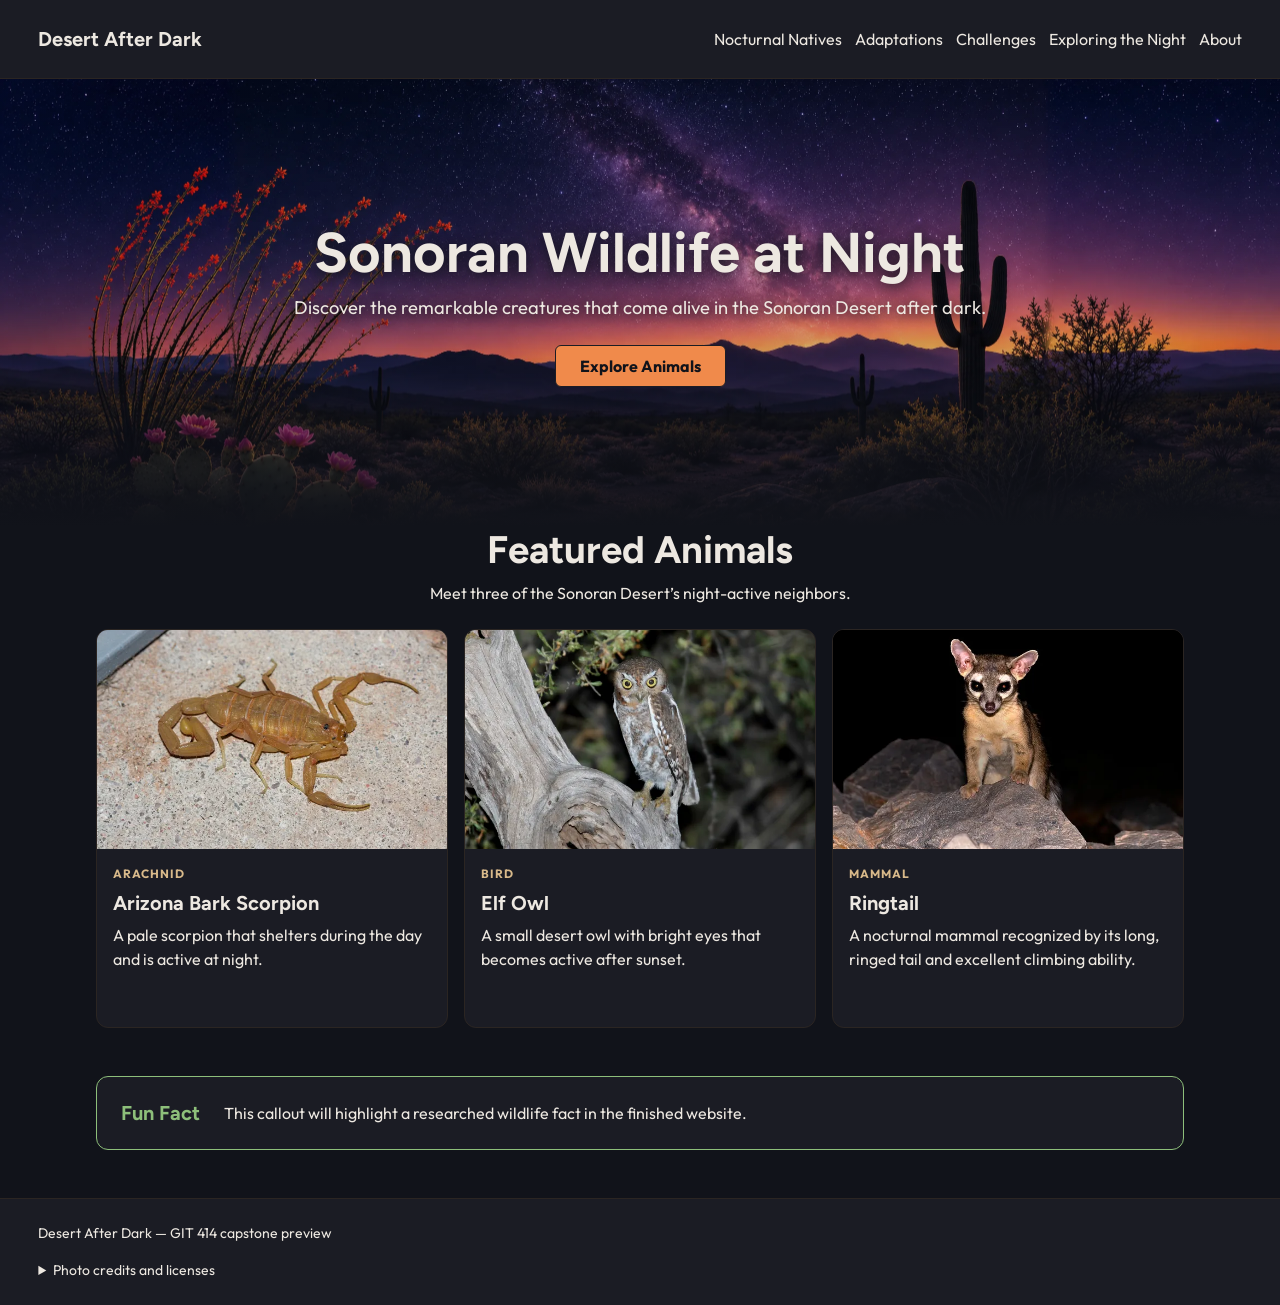
<file: index.html>
<!DOCTYPE html>
<html lang="en">
  <head>
    <meta charset="UTF-8">
    <meta name="viewport" content="width=device-width, initial-scale=1.0">
    <meta name="description" content="A capstone preview about nocturnal wildlife in the Sonoran Desert.">
    <title>Desert After Dark | Sonoran Wildlife at Night</title>
    <link rel="preconnect" href="https://fonts.googleapis.com">
    <link rel="preconnect" href="https://fonts.gstatic.com" crossorigin>
    <link href="https://fonts.googleapis.com/css2?family=Figtree:wght@400;500;600;700&family=Outfit:wght@400;500;600;700&display=swap" rel="stylesheet">
    <link rel="stylesheet" href="css/styles.css">
  </head>
  <body>
  <a class="skip-link" href="#main">Skip to main content</a>

  <header class="site-header">
    <div class="container header-layout">
      <a class="site-name" href="index.html" aria-current="page">Desert After Dark</a>
      <nav aria-label="Main navigation">
        <div id="menuToggle">
          <input type="checkbox" id="menuCheckbox" aria-label="Toggle navigation menu" aria-controls="menu">
          <span aria-hidden="true"></span>
          <span aria-hidden="true"></span>
          <span aria-hidden="true"></span>
          <ul class="nav-list" id="menu">
            <li><a class="nav-link" href="nocturnal-natives.html">Nocturnal Natives</a></li>
            <li><a class="nav-link" href="adaptations.html">Adaptations</a></li>
            <li><a class="nav-link" href="#">Challenges</a></li>
            <li><a class="nav-link" href="#">Exploring the Night</a></li>
            <li><a class="nav-link" href="#">About</a></li>
          </ul>
        </div>
      </nav>
    </div>
  </header>

  <main id="main" class="container">
    <section class="hero" aria-labelledby="page-title">
      <h1 id="page-title">Sonoran Wildlife at Night</h1>
      <p class="hero-description u-max-text">Discover the remarkable creatures that come alive in the Sonoran Desert after dark.</p>
      <a class="button" href="nocturnal-natives.html">Explore Animals</a>
    </section>

    <section id="animals" class="section" aria-labelledby="animals-title">
      <div class="section-heading">
        <h2 id="animals-title">Featured Animals</h2>
        <p class="section-lead">Meet three of the Sonoran Desert’s night-active neighbors.</p>
      </div>

      <div class="animal-grid">
        <article class="animal-card">
          <div class="animal-card__media">
            <picture>
              <source type="image/webp"
                srcset="images/arizona-bark-scorpion-320.webp 320w, images/arizona-bark-scorpion-640.webp 640w, images/arizona-bark-scorpion-960.webp 960w"
                sizes="(min-width: 64rem) 22rem, (min-width: 44rem) 46vw, calc(100vw - 2rem)">
              <img class="animal-card__image"
                src="images/arizona-bark-scorpion-640.jpg"
                srcset="images/arizona-bark-scorpion-320.jpg 320w, images/arizona-bark-scorpion-640.jpg 640w, images/arizona-bark-scorpion-960.jpg 960w"
                sizes="(min-width: 64rem) 22rem, (min-width: 44rem) 46vw, calc(100vw - 2rem)"
                width="2048" height="1266" alt="Arizona bark scorpion on a paved surface." loading="lazy" decoding="async">
            </picture>
          </div>
          <div class="animal-card__body">
            <span class="category-tag">Arachnid</span>
            <h3>Arizona Bark Scorpion</h3>
            <p>A pale scorpion that shelters during the day and is active at night.</p>
            <a class="animal-card__link" href="nocturnal-natives.html#bark-scorpion" aria-label="More about Arizona Bark Scorpion"> More <span aria-hidden="true">→</span></a>
          </div>
        </article>
        <article class="animal-card">
          <div class="animal-card__media">
            <picture>
              <source type="image/webp"
                srcset="images/elf-owl-320.webp 320w, images/elf-owl-640.webp 640w, images/elf-owl-960.webp 960w"
                sizes="(min-width: 64rem) 22rem, (min-width: 44rem) 46vw, calc(100vw - 2rem)">
              <img class="animal-card__image"
                src="images/elf-owl-640.jpg"
                srcset="images/elf-owl-320.jpg 320w, images/elf-owl-640.jpg 640w, images/elf-owl-960.jpg 960w"
                sizes="(min-width: 64rem) 22rem, (min-width: 44rem) 46vw, calc(100vw - 2rem)"
                width="2048" height="1327" alt="Elf owl perched on a tree trunk." loading="lazy" decoding="async">
            </picture>
          </div>
          <div class="animal-card__body">
            <span class="category-tag">Bird</span>
            <h3>Elf Owl</h3>
            <p>A small desert owl with bright eyes that becomes active after sunset.</p>
            <a class="animal-card__link" href="nocturnal-natives.html#elf-owl" aria-label="More about Elf Owl"> More <span aria-hidden="true">→</span></a>
          </div>
        </article>
        <article class="animal-card">
          <div class="animal-card__media">
            <picture>
              <source type="image/webp"
                srcset="images/ringtail-320.webp 320w, images/ringtail-640.webp 640w, images/ringtail-750.webp 750w"
                sizes="(min-width: 64rem) 22rem, (min-width: 44rem) 46vw, calc(100vw - 2rem)">
              <img class="animal-card__image"
                src="images/ringtail-640.jpg"
                srcset="images/ringtail-320.jpg 320w, images/ringtail-640.jpg 640w, images/ringtail-750.jpg 750w"
                sizes="(min-width: 64rem) 22rem, (min-width: 44rem) 46vw, calc(100vw - 2rem)"
                width="750" height="500" alt="Ringtail standing on rocks at night." loading="lazy" decoding="async">
            </picture>
          </div>
          <div class="animal-card__body">
            <span class="category-tag">Mammal</span>
            <h3>Ringtail</h3>
            <p>A nocturnal mammal recognized by its long, ringed tail and excellent climbing ability.</p>
            <a class="animal-card__link" href="nocturnal-natives.html#ringtail" aria-label="More about Ringtail"> More <span aria-hidden="true">→</span></a>
          </div>
        </article>
      </div>
    </section>

    <aside id="fact" class="fun-fact" aria-labelledby="fact-title">
      <div class="fun-fact__layout">
        <h2 id="fact-title">Fun Fact</h2>
        <p class="u-mb-0">This callout will highlight a researched wildlife fact in the finished website.</p>
      </div>
    </aside>
  </main>

  <footer class="site-footer">
    <div class="container">
      <p class="u-mb-0">Desert After Dark — GIT 414 capstone preview</p>
      <details class="photo-credits">
        <summary>Photo credits and licenses</summary>
        <ul>
          <li><a href="https://commons.wikimedia.org/wiki/File:Squaw-ringtail-28112.jpg">Ringtail</a> photo by Robertbody — <a href="https://creativecommons.org/licenses/by-sa/3.0/">CC BY-SA 3.0</a>.</li>
          <li><a href="https://commons.wikimedia.org/wiki/File:Elf_Owl_(Micrathene_whitneyi)_(17210856942).jpg">Elf owl</a> photo by dominic sherony — <a href="https://creativecommons.org/licenses/by-sa/2.0/">CC BY-SA 2.0</a>.</li>
          <li><a href="https://commons.wikimedia.org/wiki/File:Centruroides_sculpturatus_192296286.jpg">Arizona bark scorpion</a> photo by Andrew Meeds — <a href="https://creativecommons.org/licenses/by/4.0/">CC BY 4.0</a>.</li>
          <li>Hero background: AI-generated artwork selected for this project; compressed for the site.</li>
        </ul>
        <p class="u-mb-0">Animal photographs were resized and compressed for responsive display.</p>
      </details>
    </div>
  </footer>
</body>
</html>
</file>
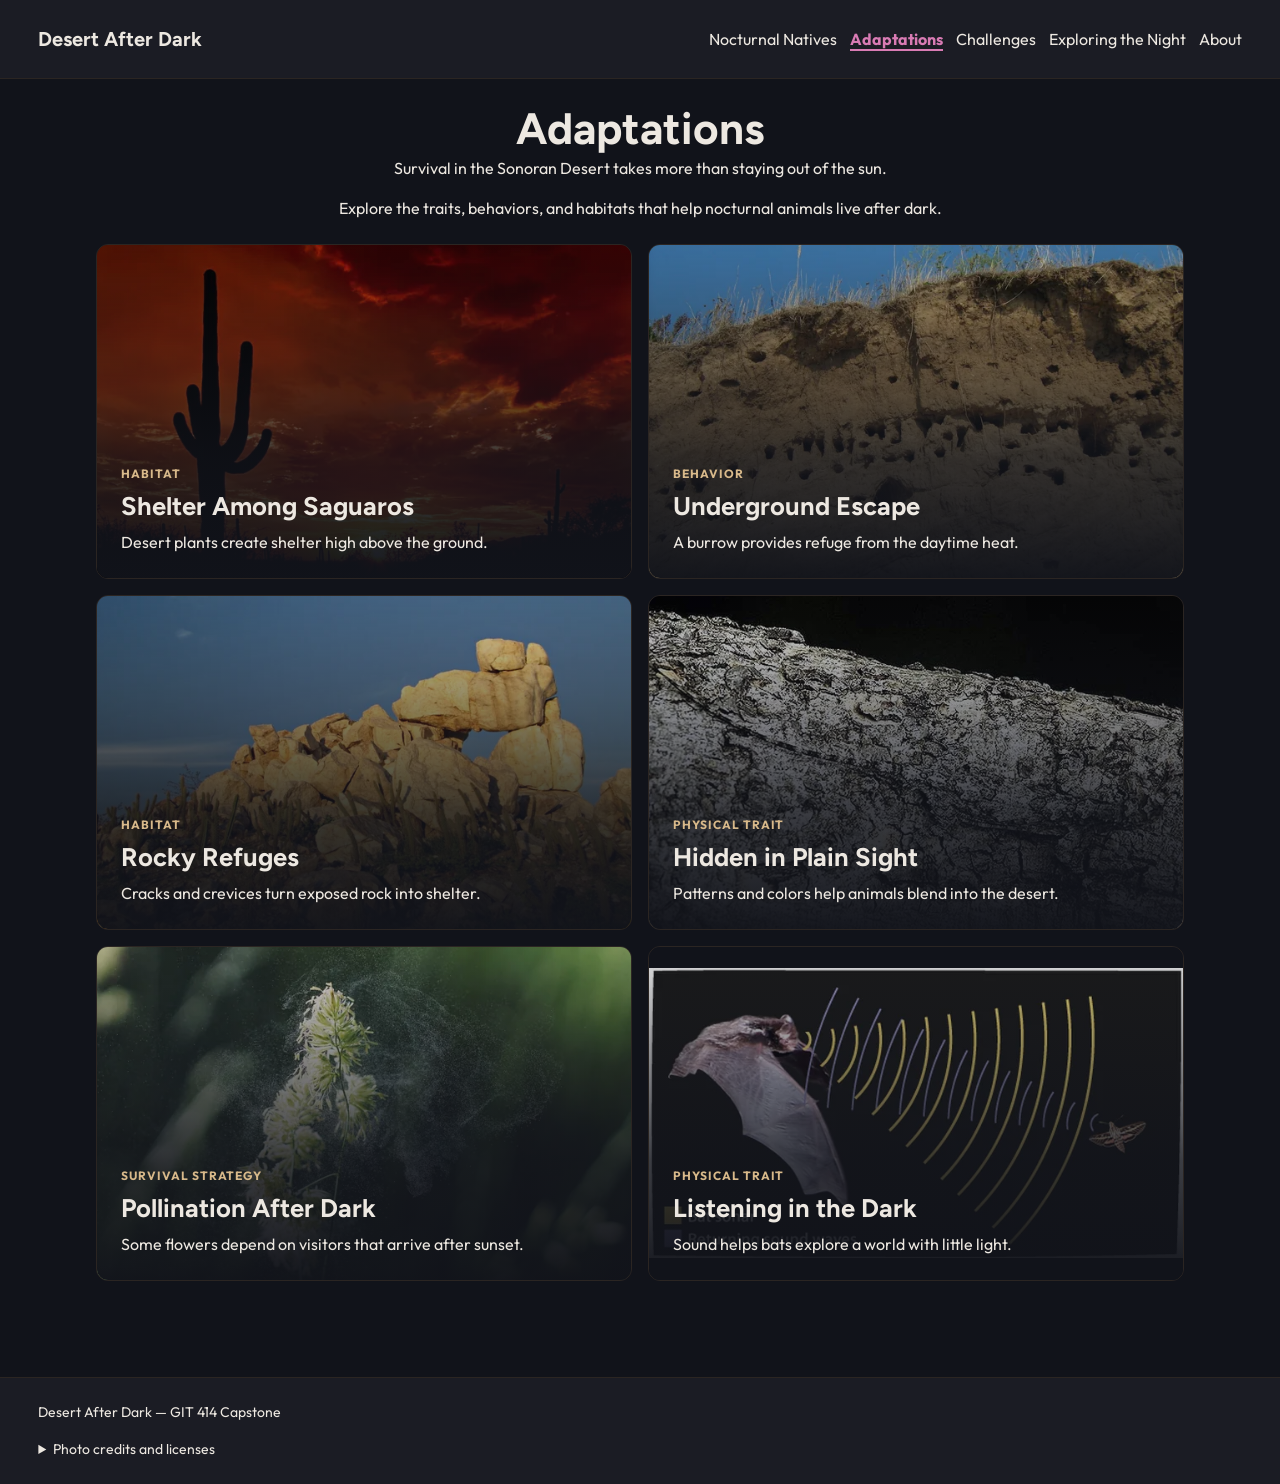
<file: adaptations.html>
<!DOCTYPE html>
<html lang="en">
  <head>
    <meta charset="UTF-8">
    <meta name="viewport" content="width=device-width, initial-scale=1.0">
    <meta name="description" content="Explore adaptations that help nocturnal wildlife survive in the Sonoran Desert.">
    <title>Adaptations | Desert After Dark</title>
    <link rel="preconnect" href="https://fonts.googleapis.com">
    <link rel="preconnect" href="https://fonts.gstatic.com" crossorigin>
    <link href="https://fonts.googleapis.com/css2?family=Figtree:wght@400;500;600;700&amp;family=Outfit:wght@400;500;600;700&amp;display=swap" rel="stylesheet">
    <link rel="stylesheet" href="css/styles.css">
    <link rel="stylesheet" href="css/adaptations.css">
    <script defer src="js/adaptations.js"></script>
  </head>
  <body class="adaptations-page">
  <a class="skip-link" href="#main">Skip to main content</a>

  <header class="site-header">
    <div class="container header-layout">
      <a class="site-name" href="index.html">Desert After Dark</a>
      <nav aria-label="Main navigation">
        <div id="menuToggle">
          <input type="checkbox" id="menuCheckbox" aria-label="Toggle navigation menu" aria-controls="menu">
          <span aria-hidden="true"></span>
          <span aria-hidden="true"></span>
          <span aria-hidden="true"></span>
          <ul class="nav-list" id="menu">
            <li><a class="nav-link" href="nocturnal-natives.html">Nocturnal Natives</a></li>
            <li><a class="nav-link" href="adaptations.html" aria-current="page">Adaptations</a></li>
            <li><a class="nav-link" href="#">Challenges</a></li>
            <li><a class="nav-link" href="#">Exploring the Night</a></li>
            <li><a class="nav-link" href="#">About</a></li>
          </ul>
        </div>
      </nav>
    </div>
  </header>

  <main id="main" class="container">
    <section class="section" aria-labelledby="adaptations-title">
      <header class="section-heading">
        <h1 id="adaptations-title">Adaptations</h1>
        <p class="section-lead">Survival in the Sonoran Desert takes more than staying out of the sun.</p>
        <p>Explore the traits, behaviors, and habitats that help nocturnal animals live after dark.</p>
      </header>

      <div class="adaptation-grid">

        <!-- Shelter Among Saguaros -->
        <article class="adaptation-card" data-title="Shelter Among Saguaros" id="saguaro-shelter">
          <div class="adaptation-card__media">
            <picture>
              <source type="image/webp"
                srcset="images/saguaro-shelter-320.webp 320w, images/saguaro-shelter-640.webp 640w, images/saguaro-shelter-960.webp 960w"
                sizes="(min-width: 64rem) 34rem, (min-width: 44rem) calc((100vw - 3rem) / 2), calc(100vw - 2rem)">
              <img class="adaptation-card__image"
                src="images/saguaro-shelter-640.jpg"
                srcset="images/saguaro-shelter-320.jpg 320w, images/saguaro-shelter-640.jpg 640w, images/saguaro-shelter-960.jpg 960w"
                sizes="(min-width: 64rem) 34rem, (min-width: 44rem) calc((100vw - 3rem) / 2), calc(100vw - 2rem)"
                width="960" height="640"
                alt="Silhouetted saguaro cacti at sunset in the Sonoran Desert." loading="lazy" decoding="async">
            </picture>
          </div>
          <div class="adaptation-card__overview">
            <span class="category-tag">Habitat</span>
            <h2>Shelter Among Saguaros</h2>
            <p>Desert plants create shelter high above the ground.</p>
            <p class="adaptation-card__teaser" aria-hidden="true">A cactus cavity can become a safe place to nest.</p>
          </div>
          <button class="adaptation-card__toggle" type="button"
            aria-label="Show details for Shelter Among Saguaros" aria-controls="saguaro-shelter-details"
            aria-expanded="false"></button>
          <div class="adaptation-card__details" id="saguaro-shelter-details" role="region"
            aria-label="Shelter Among Saguaros details" aria-hidden="true" tabindex="-1" inert>
            <span class="category-tag">Habitat</span>
            <h2>Shelter Among Saguaros</h2>
            <p>A saguaro is more than a landmark. Woodpeckers sometimes excavate cavities in its trunk, and other birds, including elf owls, can later use those openings as nest sites. The cactus provides a sheltered space in an otherwise exposed landscape.</p>
            <p>Palo verde trees and other desert plants also offer cover and places to rest. For small nocturnal animals, choosing the right shelter can mean avoiding daytime heat and staying less visible to predators.</p>
          </div>
          <span class="adaptation-card__indicator" aria-hidden="true">+</span>
        </article>

        <!-- Underground Escape -->
        <article class="adaptation-card" data-title="Underground Escape" id="underground-escape">
          <div class="adaptation-card__media">
            <picture>
              <source type="image/webp"
                srcset="images/underground-escape-320.webp 320w, images/underground-escape-640.webp 640w, images/underground-escape-960.webp 960w"
                sizes="(min-width: 64rem) 34rem, (min-width: 44rem) calc((100vw - 3rem) / 2), calc(100vw - 2rem)">
              <img class="adaptation-card__image"
                src="images/underground-escape-640.jpg"
                srcset="images/underground-escape-320.jpg 320w, images/underground-escape-640.jpg 640w, images/underground-escape-960.jpg 960w"
                sizes="(min-width: 64rem) 34rem, (min-width: 44rem) calc((100vw - 3rem) / 2), calc(100vw - 2rem)"
                width="960" height="720"
                alt="Eroded dirt bank filled with small burrow openings." loading="lazy" decoding="async">
            </picture>
          </div>
          <div class="adaptation-card__overview">
            <span class="category-tag">Behavior</span>
            <h2>Underground Escape</h2>
            <p>A burrow provides refuge from the daytime heat.</p>
            <p class="adaptation-card__teaser" aria-hidden="true">What happens below the sand can make survival possible.</p>
          </div>
          <button class="adaptation-card__toggle" type="button"
            aria-label="Show details for Underground Escape" aria-controls="underground-escape-details"
            aria-expanded="false"></button>
          <div class="adaptation-card__details" id="underground-escape-details" role="region"
            aria-label="Underground Escape details" aria-hidden="true" tabindex="-1" inert>
            <span class="category-tag">Behavior</span>
            <h2>Underground Escape</h2>
            <p>Much of the Sonoran Desert receives intense sunlight and experiences large temperature changes. Underground spaces provide more stable conditions than exposed ground, giving animals places to rest during the hottest hours.</p>
            <p>Kit foxes use dens for shelter, while Merriam's kangaroo rats live in burrow systems and collect seeds during their nighttime activity. Burrowing helps animals avoid heat and predators, but different species make and use these underground spaces in different ways.</p>
          </div>
          <span class="adaptation-card__indicator" aria-hidden="true">+</span>
        </article>

        <!-- Rocky Refuges -->
        <article class="adaptation-card" data-title="Rocky Refuges" id="rocky-refuges">
          <div class="adaptation-card__media">
            <picture>
              <source type="image/webp"
                srcset="images/rocky-refuges-320.webp 320w, images/rocky-refuges-640.webp 640w, images/rocky-refuges-960.webp 960w"
                sizes="(min-width: 64rem) 34rem, (min-width: 44rem) calc((100vw - 3rem) / 2), calc(100vw - 2rem)">
              <img class="adaptation-card__image"
                src="images/rocky-refuges-640.jpg"
                srcset="images/rocky-refuges-320.jpg 320w, images/rocky-refuges-640.jpg 640w, images/rocky-refuges-960.jpg 960w"
                sizes="(min-width: 64rem) 34rem, (min-width: 44rem) calc((100vw - 3rem) / 2), calc(100vw - 2rem)"
                width="960" height="621"
                alt="Rocky outcrop with boulders and desert plants in warm evening light." loading="lazy" decoding="async">
            </picture>
          </div>
          <div class="adaptation-card__overview">
            <span class="category-tag">Habitat</span>
            <h2>Rocky Refuges</h2>
            <p>Cracks and crevices turn exposed rock into shelter.</p>
            <p class="adaptation-card__teaser" aria-hidden="true">Small openings offer important protection.</p>
          </div>
          <button class="adaptation-card__toggle" type="button"
            aria-label="Show details for Rocky Refuges" aria-controls="rocky-refuges-details"
            aria-expanded="false"></button>
          <div class="adaptation-card__details" id="rocky-refuges-details" role="region"
            aria-label="Rocky Refuges details" aria-hidden="true" tabindex="-1" inert>
            <span class="category-tag">Habitat</span>
            <h2>Rocky Refuges</h2>
            <p>Rocky slopes may seem bare, but spaces between boulders can create protected places to hide or rest. Crevices provide shade and shelter, and their narrow openings can help keep larger predators away.</p>
            <p>Ringtails are skilled climbers that use rocky ledges and crevices. Pallid bats can roost in rock cracks, while scorpions and other small animals shelter beneath stones. Each species uses the terrain differently, but the same rocky habitat can support many kinds of nocturnal life.</p>
          </div>
          <span class="adaptation-card__indicator" aria-hidden="true">+</span>
        </article>

        <!-- Hidden in Plain Sight -->
        <article class="adaptation-card" data-title="Hidden in Plain Sight" id="hidden-in-plain-sight">
          <div class="adaptation-card__media">
            <picture>
              <source type="image/webp"
                srcset="images/hidden-in-plain-sight-320.webp 320w, images/hidden-in-plain-sight-640.webp 640w, images/hidden-in-plain-sight-960.webp 960w"
                sizes="(min-width: 64rem) 34rem, (min-width: 44rem) calc((100vw - 3rem) / 2), calc(100vw - 2rem)">
              <img class="adaptation-card__image"
                src="images/hidden-in-plain-sight-640.jpg"
                srcset="images/hidden-in-plain-sight-320.jpg 320w, images/hidden-in-plain-sight-640.jpg 640w, images/hidden-in-plain-sight-960.jpg 960w"
                sizes="(min-width: 64rem) 34rem, (min-width: 44rem) calc((100vw - 3rem) / 2), calc(100vw - 2rem)"
                width="960" height="640"
                alt="Camouflaged lizard blending into the textured bark of a tree." loading="lazy" decoding="async">
            </picture>
          </div>
          <div class="adaptation-card__overview">
            <span class="category-tag">Physical Trait</span>
            <h2>Hidden in Plain Sight</h2>
            <p>Patterns and colors help animals blend into the desert.</p>
            <p class="adaptation-card__teaser" aria-hidden="true">The landscape itself shows why camouflage matters.</p>
          </div>
          <button class="adaptation-card__toggle" type="button"
            aria-label="Show details for Hidden in Plain Sight" aria-controls="hidden-in-plain-sight-details"
            aria-expanded="false"></button>
          <div class="adaptation-card__details" id="hidden-in-plain-sight-details" role="region"
            aria-label="Hidden in Plain Sight details" aria-hidden="true" tabindex="-1" inert>
            <span class="category-tag">Physical Trait</span>
            <h2>Hidden in Plain Sight</h2>
            <p>Camouflage is not just about being the same color as the ground. Spots, stripes, and irregular patterns can break up an animal's outline, making it harder to recognize against rock, bark, sand, or vegetation.</p>
            <p>The common poorwill has mottled feathers that closely resemble the ground where it rests. The western banded gecko's markings can also make its outline less obvious against desert surfaces. These traits help animals remain less noticeable while resting or moving through their habitats.</p>
          </div>
          <span class="adaptation-card__indicator" aria-hidden="true">+</span>
        </article>

        <!-- Pollination After Dark -->
        <article class="adaptation-card" data-title="Pollination After Dark" id="night-pollination">
          <div class="adaptation-card__media">
            <picture>
              <source type="image/webp"
                srcset="images/night-pollination-320.webp 320w, images/night-pollination-640.webp 640w, images/night-pollination-960.webp 960w"
                sizes="(min-width: 64rem) 34rem, (min-width: 44rem) calc((100vw - 3rem) / 2), calc(100vw - 2rem)">
              <img class="adaptation-card__image"
                src="images/night-pollination-640.jpg"
                srcset="images/night-pollination-320.jpg 320w, images/night-pollination-640.jpg 640w, images/night-pollination-960.jpg 960w"
                sizes="(min-width: 64rem) 34rem, (min-width: 44rem) calc((100vw - 3rem) / 2), calc(100vw - 2rem)"
                width="960" height="640"
                alt="Flower releasing a visible cloud of pollen into the air." loading="lazy" decoding="async">
            </picture>
          </div>
          <div class="adaptation-card__overview">
            <span class="category-tag">Survival Strategy</span>
            <h2>Pollination After Dark</h2>
            <p>Some flowers depend on visitors that arrive after sunset.</p>
            <p class="adaptation-card__teaser" aria-hidden="true">Nighttime feeding can help plants reproduce.</p>
          </div>
          <button class="adaptation-card__toggle" type="button"
            aria-label="Show details for Pollination After Dark" aria-controls="night-pollination-details"
            aria-expanded="false"></button>
          <div class="adaptation-card__details" id="night-pollination-details" role="region"
            aria-label="Pollination After Dark details" aria-hidden="true" tabindex="-1" inert>
            <span class="category-tag">Survival Strategy</span>
            <h2>Pollination After Dark</h2>
            <p>Many desert plants have relationships with animals that visit their flowers. Lesser long-nosed bats feed on nectar from flowers such as those of the saguaro, and pollen can travel with them from one blossom to another.</p>
            <p>Yucca moths have an even more specialized relationship with their host plants: females deliberately gather and transfer pollen between yucca flowers. These interactions connect the survival of nocturnal wildlife with the reproduction of desert plants.</p>
          </div>
          <span class="adaptation-card__indicator" aria-hidden="true">+</span>
        </article>

        <!-- Listening in the Dark -->
        <article class="adaptation-card adaptation-card--echolocation" data-title="Listening in the Dark" id="listening-in-the-dark">
          <div class="adaptation-card__media">
            <picture>
              <source type="image/webp"
                srcset="images/echolocation-320.webp 320w, images/echolocation-640.webp 640w, images/echolocation-960.webp 960w"
                sizes="(min-width: 64rem) 34rem, (min-width: 44rem) calc((100vw - 3rem) / 2), calc(100vw - 2rem)">
              <img class="adaptation-card__image"
                src="images/echolocation-640.jpg"
                srcset="images/echolocation-320.jpg 320w, images/echolocation-640.jpg 640w, images/echolocation-960.jpg 960w"
                sizes="(min-width: 64rem) 34rem, (min-width: 44rem) calc((100vw - 3rem) / 2), calc(100vw - 2rem)"
                width="960" height="522"
                alt="Photograph of a bat and moth with illustrated outgoing sonar waves and returning echoes." loading="lazy" decoding="async">
            </picture>
          </div>
          <div class="adaptation-card__overview">
            <span class="category-tag">Physical Trait</span>
            <h2>Listening in the Dark</h2>
            <p>Sound helps bats explore a world with little light.</p>
            <p class="adaptation-card__teaser" aria-hidden="true">An echo can reveal what eyes may miss.</p>
          </div>
          <button class="adaptation-card__toggle" type="button"
            aria-label="Show details for Listening in the Dark" aria-controls="listening-in-the-dark-details"
            aria-expanded="false"></button>
          <div class="adaptation-card__details" id="listening-in-the-dark-details" role="region"
            aria-label="Listening in the Dark details" aria-hidden="true" tabindex="-1" inert>
            <span class="category-tag">Physical Trait</span>
            <h2>Listening in the Dark</h2>
            <p>Many bats produce high-frequency calls and listen for echoes as the sounds bounce off nearby objects. Echolocation helps them judge distance and navigate through darkness, and some species use it to detect flying insects.</p>
            <p>Not all nighttime hunting relies on echoes alone. Pallid bats often locate ground-dwelling prey by listening for the sounds it makes, while using echolocation to orient themselves. Together, these abilities show how important hearing can be after sunset.</p>
          </div>
          <span class="adaptation-card__indicator" aria-hidden="true">+</span>
        </article>
      </div>
    </section>
  </main>

  <footer class="site-footer">
    <div class="container">
      <p class="u-mb-0">Desert After Dark — GIT 414 Capstone</p>
      <details class="photo-credits">
        <summary>Photo credits and licenses</summary>
        <ul>
          <li><a href="https://commons.wikimedia.org/wiki/File:Saguaro_Sunset.jpg">Shelter Among Saguaros</a> — Saguaro Pictures, <a href="https://creativecommons.org/licenses/by/3.0/">CC BY 3.0</a>.</li>
          <li><a href="https://commons.wikimedia.org/wiki/File:C0136-bird-burrrows.jpg">Underground Escape</a> — Vmenkov, <a href="https://creativecommons.org/licenses/by-sa/3.0/">CC BY-SA 3.0</a>.</li>
          <li><a href="https://commons.wikimedia.org/wiki/File:Serrotebranco.JPG">Rocky Refuges</a> — Dantasevinte, <a href="https://creativecommons.org/licenses/by-sa/4.0/">CC BY-SA 4.0</a>.</li>
          <li><a href="https://commons.wikimedia.org/wiki/File:2005-Draco-dussumieri.jpg">Hidden in Plain Sight</a> — Adapted from a photograph by Yathin S Krishnappa, <a href="https://creativecommons.org/licenses/by-sa/3.0/">CC BY-SA 3.0</a>. Reoriented and digitally edited.</li>
          <li><a href="https://commons.wikimedia.org/wiki/File:Pollen_from_Dactylis_glomerata.jpg">Pollination After Dark</a> — Alex Jones, <a href="https://creativecommons.org/publicdomain/zero/1.0/">CC0 1.0</a>.</li>
          <li><a href="https://askabiologist.asu.edu/echolocation">Listening in the Dark</a> — © Arizona Board of Regents / ASU Ask A Biologist, <a href="https://creativecommons.org/licenses/by-sa/3.0/">CC BY-SA 3.0</a>.</li>
        </ul>
      </details>
    </div>
  </footer>
</body>
</html>
</file>
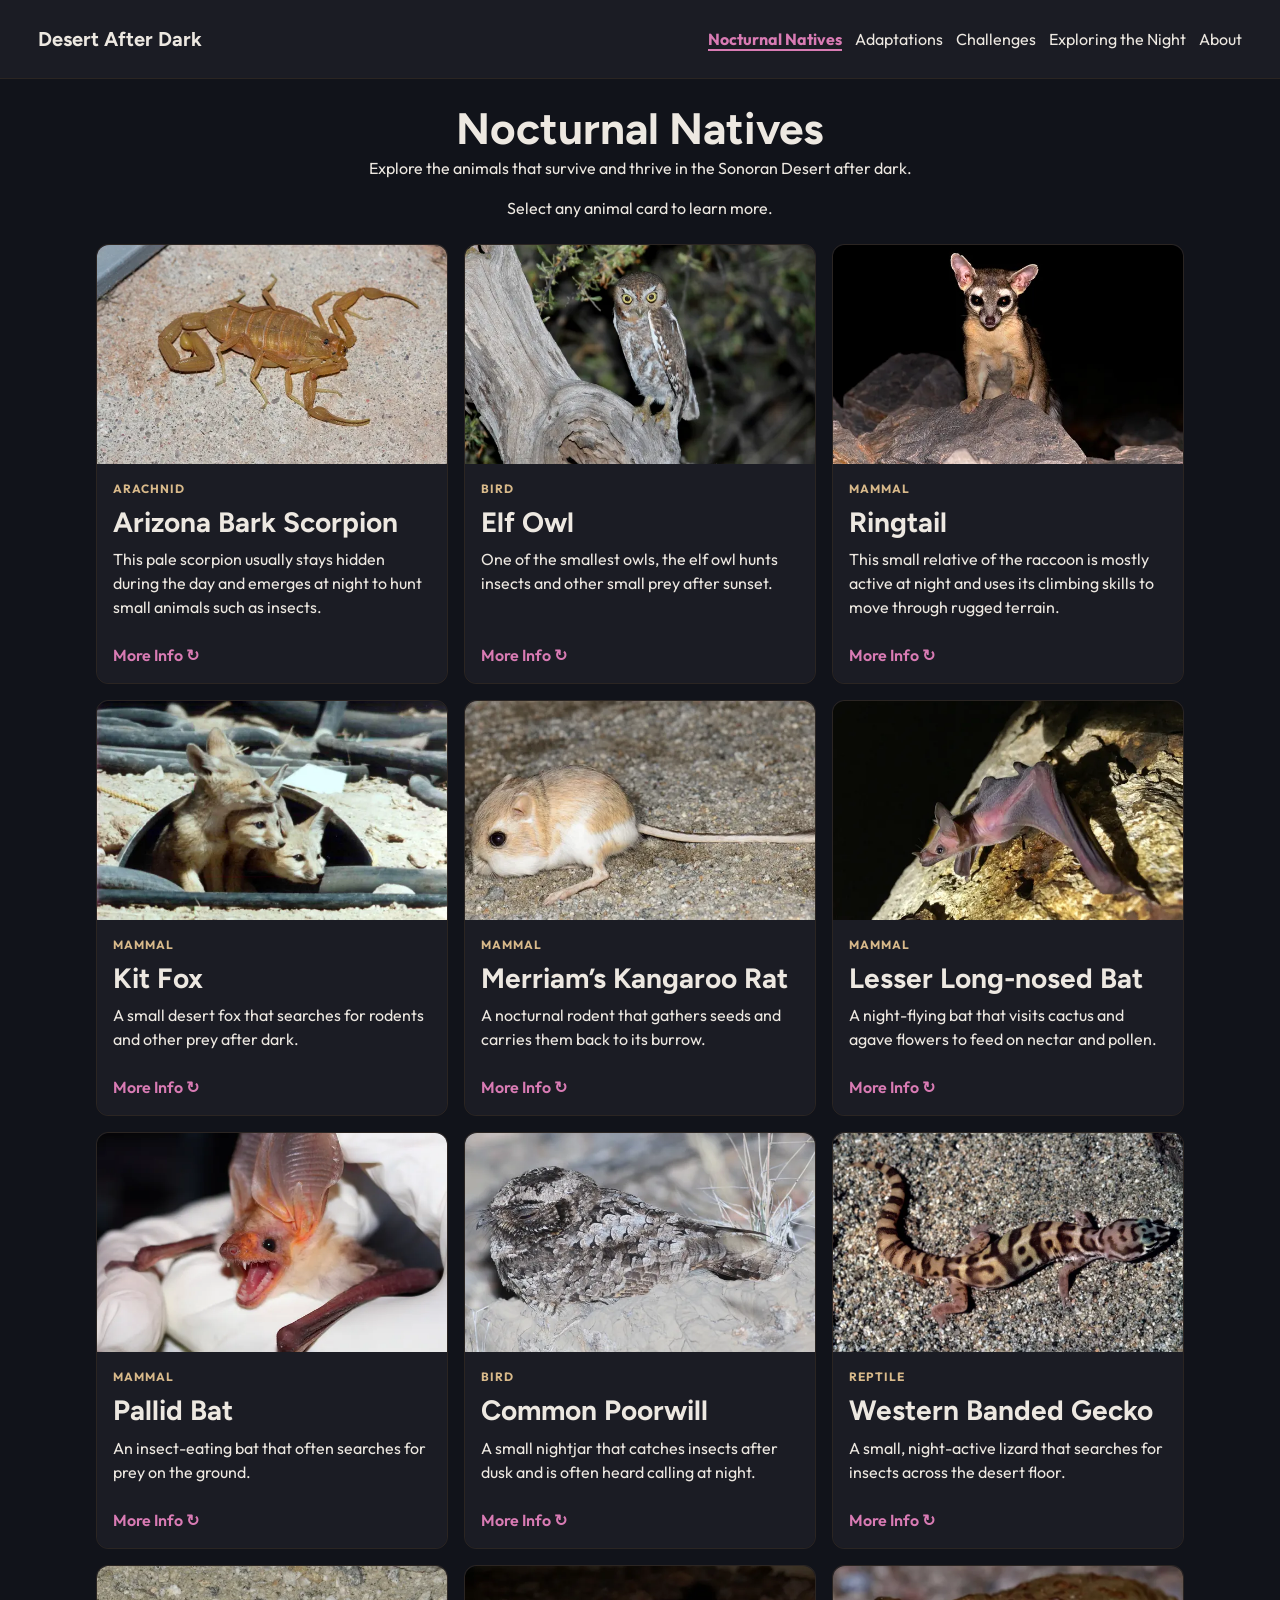
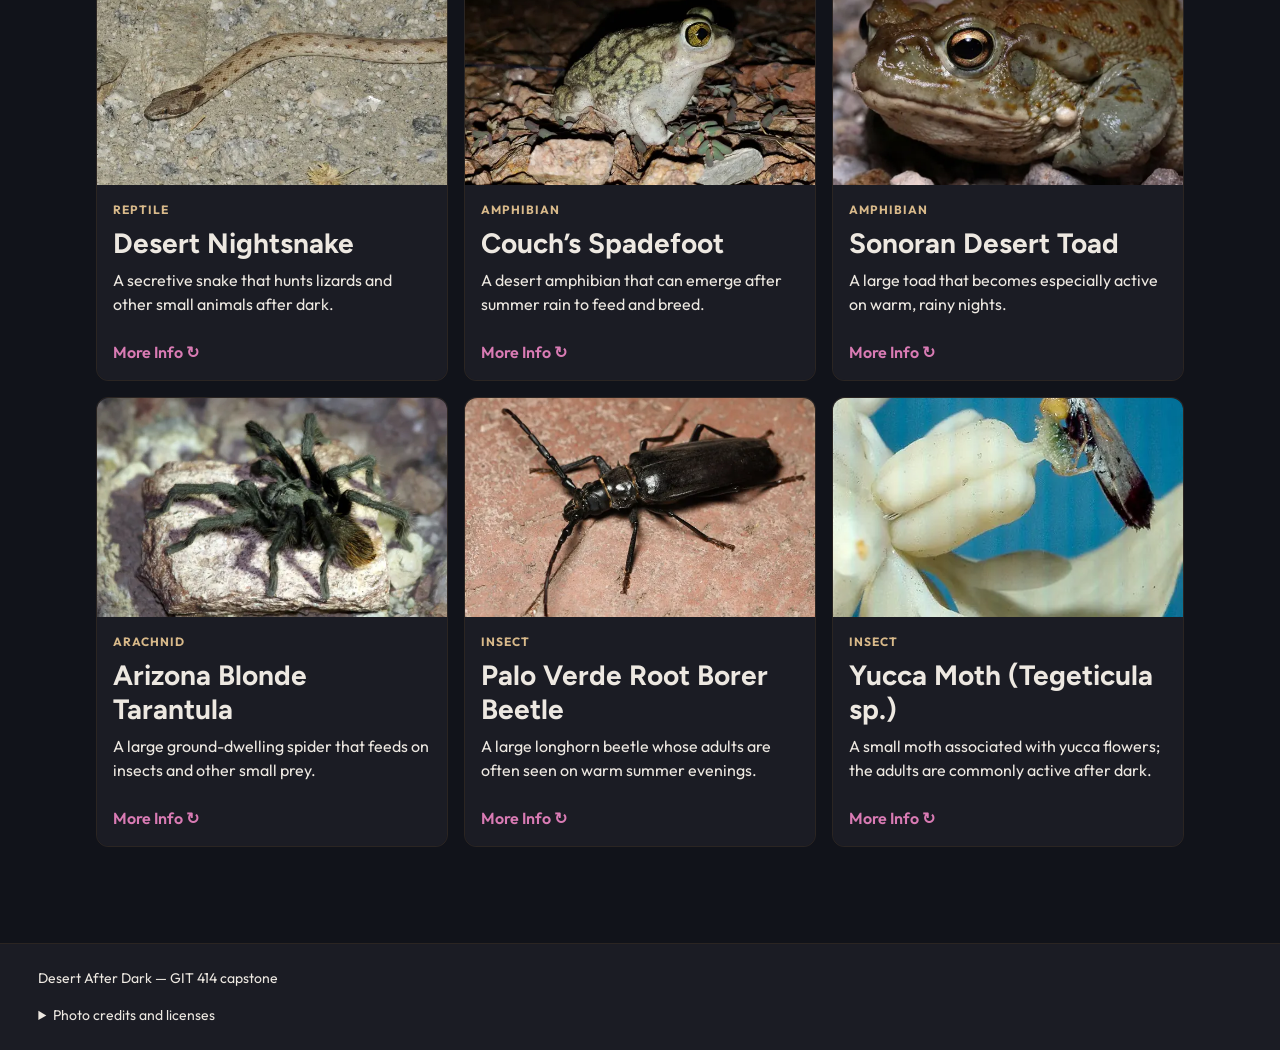
<file: nocturnal-natives.html>
<!DOCTYPE html>
<html lang="en">
  <head>
    <meta charset="UTF-8">
    <meta name="viewport" content="width=device-width, initial-scale=1.0">
    <meta name="description" content="Meet 15 nocturnal animals of the Sonoran Desert.">  
    <title>Nocturnal Natives | Desert After Dark</title>  
    <link rel="preconnect" href="https://fonts.googleapis.com">
    <link rel="preconnect" href="https://fonts.gstatic.com" crossorigin>  
    <link href="https://fonts.googleapis.com/css2?family=Figtree:wght@400;500;600;700&family=Outfit:wght@400;500;600;700&display=swap" rel="stylesheet">  
    <link rel="stylesheet" href="css/styles.css">
    <link rel="stylesheet" href="css/nocturnal-natives.css">  
    <script defer src="js/nocturnal-natives.js"></script>
  </head>
  <body class="natives-page">
  <a class="skip-link" href="#main">Skip to main content</a>

  <header class="site-header">
    <div class="container header-layout">
      <a class="site-name" href="index.html">Desert After Dark</a>
      <nav aria-label="Main navigation">
        <div id="menuToggle">
          <input type="checkbox" id="menuCheckbox" aria-label="Toggle navigation menu" aria-controls="menu">
          <span aria-hidden="true"></span>
          <span aria-hidden="true"></span>
          <span aria-hidden="true"></span>
          <ul class="nav-list" id="menu">
            <li><a class="nav-link" href="nocturnal-natives.html" aria-current="page">Nocturnal Natives</a></li>
            <li><a class="nav-link" href="adaptations.html">Adaptations</a></li>
            <li><a class="nav-link" href="#">Challenges</a></li>
            <li><a class="nav-link" href="#">Exploring the Night</a></li>
            <li><a class="nav-link" href="#">About</a></li>
          </ul>
        </div>
      </nav>
    </div>
  </header>

  <main id="main" class="container">
    <section class="section" aria-labelledby="profiles-title">
      <header class="section-heading">
        <h1 id="profiles-title">Nocturnal Natives</h1>
        <p class="section-lead">Explore the animals that survive and thrive in the Sonoran Desert after dark.</p>
        <p>Select any animal card to learn more.</p>
      </header>

      <div class="animal-grid">

        <!-- Arizona Bark Scorpion -->
        <article class="animal-card profile-card" id="bark-scorpion">
          <div class="profile-card__inner">
            <div class="profile-card__face profile-card__front">
              <div class="animal-card__media">
                <picture>
                  <source type="image/webp"
                    srcset="images/arizona-bark-scorpion-320.webp 320w, images/arizona-bark-scorpion-640.webp 640w, images/arizona-bark-scorpion-960.webp 960w"
                    sizes="(min-width: 64rem) 22rem, (min-width: 44rem) 30vw, 36vw">
                  <img class="animal-card__image"
                    src="images/arizona-bark-scorpion-640.jpg"
                    srcset="images/arizona-bark-scorpion-320.jpg 320w, images/arizona-bark-scorpion-640.jpg 640w, images/arizona-bark-scorpion-960.jpg 960w"
                    sizes="(min-width: 64rem) 22rem, (min-width: 44rem) 30vw, 36vw"
                    width="2048" height="1266"
                    alt="Arizona bark scorpion on a paved surface."
                    loading="lazy" decoding="async">
                </picture>
              </div>
              <div class="animal-card__body">
                <span class="category-tag">Arachnid</span>
                <h2>Arizona Bark Scorpion</h2>
                <p>This pale scorpion usually stays hidden during the day and emerges at night to hunt small animals such as insects.</p>
                <button class="profile-card__action profile-card__show" type="button"
                  aria-label="More information about Arizona Bark Scorpion">
                  More Info <span aria-hidden="true">↻</span>
                </button>
              </div>
            </div>
            <div class="profile-card__face profile-card__back" aria-hidden="true" inert>
              <h2>Arizona Bark Scorpion</h2>
              <h3>Habitat</h3>
              <p>Found in low-desert habitats, including areas with loose bark, rocky crevices, and other sheltered places.</p>
              <h3>Fun Fact</h3>
              <p>Arizona bark scorpions glow blue-green under ultraviolet light.</p>
              <button class="profile-card__action profile-card__hide" type="button"
                aria-label="Return to Arizona Bark Scorpion card">
                Back <span aria-hidden="true">↶</span>
              </button>
            </div>
          </div>
        </article>

        <!-- Elf Owl -->
        <article class="animal-card profile-card" id="elf-owl">
          <div class="profile-card__inner">
            <div class="profile-card__face profile-card__front">
              <div class="animal-card__media">
                <picture>
                  <source type="image/webp"
                    srcset="images/elf-owl-320.webp 320w, images/elf-owl-640.webp 640w, images/elf-owl-960.webp 960w"
                    sizes="(min-width: 64rem) 22rem, (min-width: 44rem) 30vw, 36vw">
                  <img class="animal-card__image"
                    src="images/elf-owl-640.jpg"
                    srcset="images/elf-owl-320.jpg 320w, images/elf-owl-640.jpg 640w, images/elf-owl-960.jpg 960w"
                    sizes="(min-width: 64rem) 22rem, (min-width: 44rem) 30vw, 36vw"
                    	width="2048" height="1327"
                    alt="Elf owl perched on a tree trunk."
                    loading="lazy" decoding="async">
                </picture>
              </div>
              <div class="animal-card__body">
                <span class="category-tag">Bird</span>
                <h2>Elf Owl</h2>
                <p>One of the smallest owls, the elf owl hunts insects and other small prey after sunset.</p>
                <button class="profile-card__action profile-card__show" type="button"
                  aria-label="More information about Elf Owl">
                  More Info <span aria-hidden="true">↻</span>
                </button>
              </div>
            </div>
            <div class="profile-card__face profile-card__back" aria-hidden="true" inert>
              <h2>Elf Owl</h2>
              <h3>Habitat</h3>
              <p>Often found in desert woodlands and saguaro areas. It nests in cavities left by woodpeckers in trees and cacti.</p>
              <h3>Fun Fact</h3>
              <p>An adult elf owl weighs roughly as much as a golf ball.</p>
              <button class="profile-card__action profile-card__hide" type="button"
                aria-label="Return to Elf Owl card">
                Back <span aria-hidden="true">↶</span>
              </button>
            </div>
          </div>
        </article>

        <!-- Ringtail -->
        <article class="animal-card profile-card" id="ringtail">
          <div class="profile-card__inner">
            <div class="profile-card__face profile-card__front">
              <div class="animal-card__media">
                <picture>
                  <source type="image/webp"
                    srcset="images/ringtail-320.webp 320w, images/ringtail-640.webp 640w, images/ringtail-750.webp 750w"
                    sizes="(min-width: 64rem) 22rem, (min-width: 44rem) 30vw, 36vw">
                  <img class="animal-card__image"
                    src="images/ringtail-640.jpg"
                    srcset="images/ringtail-320.jpg 320w, images/ringtail-640.jpg 640w, images/ringtail-750.jpg 750w"
                    sizes="(min-width: 64rem) 22rem, (min-width: 44rem) 30vw, 36vw"
                    width="750" height="500"
                    alt="Ringtail standing on rocks at night."
                    loading="lazy" decoding="async">
                </picture>
              </div>
              <div class="animal-card__body">
                <span class="category-tag">Mammal</span>
                <h2>Ringtail</h2>
                <p>This small relative of the raccoon is mostly active at night and uses its climbing skills to move through rugged terrain.</p>
                <button class="profile-card__action profile-card__show" type="button"
                  aria-label="More information about Ringtail">
                  More Info <span aria-hidden="true">↻</span>
                </button>
              </div>
            </div>
            <div class="profile-card__face profile-card__back" aria-hidden="true" inert>
              <h2>Ringtail</h2>
              <h3>Habitat</h3>
              <p>Lives around rocky canyons, cliffs, and desert hillsides, using cracks and sheltered spaces for daytime rest.</p>
              <h3>Fun Fact</h3>
              <p>The ringtail is Arizona’s official state mammal.</p>
              <button class="profile-card__action profile-card__hide" type="button"
                aria-label="Return to Ringtail card">
                Back <span aria-hidden="true">↶</span>
              </button>
            </div>
          </div>
        </article>

        <!-- Kit Fox -->
        <article class="animal-card profile-card" id="kit-fox">
          <div class="profile-card__inner">
            <div class="profile-card__face profile-card__front">
              <div class="animal-card__media">
                <picture>
                  <source type="image/webp"
                    srcset="images/kit-fox-320.webp 320w, images/kit-fox-640.webp 640w, images/kit-fox-942.webp 942w"
                    sizes="(min-width: 64rem) 22rem, (min-width: 44rem) 30vw, 36vw">
                  <img class="animal-card__image"
                    src="images/kit-fox-640.jpg"
                    srcset="images/kit-fox-320.jpg 320w, images/kit-fox-640.jpg 640w, images/kit-fox-942.jpg 942w"
                    sizes="(min-width: 64rem) 22rem, (min-width: 44rem) 30vw, 36vw"
                    width="942" height="748"
                    alt="Three kit foxes peering out of a drainage culvert."
                    loading="lazy" decoding="async">
                </picture>
              </div>
              <div class="animal-card__body">
                <span class="category-tag">Mammal</span>
                <h2>Kit Fox</h2>
                <p>A small desert fox that searches for rodents and other prey after dark.</p>
                <button class="profile-card__action profile-card__show" type="button"
                  aria-label="More information about Kit Fox">
                  More Info <span aria-hidden="true">↻</span>
                </button>
              </div>
            </div>
            <div class="profile-card__face profile-card__back" aria-hidden="true" inert>
              <h2>Kit Fox</h2>
              <h3>Habitat</h3>
              <p>Open desert flats and scrubland, where it shelters in underground dens.</p>
              <h3>Fun Fact</h3>
              <p>Kit foxes often use more than one underground den.</p>
              <button class="profile-card__action profile-card__hide" type="button"
                aria-label="Return to Kit Fox card">
                Back <span aria-hidden="true">↶</span>
              </button>
            </div>
          </div>
        </article>

        <!-- Merriam's Kangaroo Rat -->
        <article class="animal-card profile-card" id="merriams-kangaroo-rat">
          <div class="profile-card__inner">
            <div class="profile-card__face profile-card__front">
              <div class="animal-card__media">
                <picture>
                  <source type="image/webp"
                    srcset="images/merriams-kangaroo-rat-320.webp 320w, images/merriams-kangaroo-rat-640.webp 640w, images/merriams-kangaroo-rat-960.webp 960w"
                    sizes="(min-width: 64rem) 22rem, (min-width: 44rem) 30vw, 36vw">
                  <img class="animal-card__image"
                    src="images/merriams-kangaroo-rat-640.jpg"
                    srcset="images/merriams-kangaroo-rat-320.jpg 320w, images/merriams-kangaroo-rat-640.jpg 640w, images/merriams-kangaroo-rat-960.jpg 960w"
                    sizes="(min-width: 64rem) 22rem, (min-width: 44rem) 30vw, 36vw"
                    width="1500" height="769"
                    alt="Merriam’s kangaroo rat on sandy ground at night."
                    loading="lazy" decoding="async">
                </picture>
              </div>
              <div class="animal-card__body">
                <span class="category-tag">Mammal</span>
                <h2>Merriam’s Kangaroo Rat</h2>
                <p>A nocturnal rodent that gathers seeds and carries them back to its burrow.</p>
                <button class="profile-card__action profile-card__show" type="button"
                  aria-label="More information about Merriam’s Kangaroo Rat">
                  More Info <span aria-hidden="true">↻</span>
                </button>
              </div>
            </div>
            <div class="profile-card__face profile-card__back" aria-hidden="true" inert>
              <h2>Merriam’s Kangaroo Rat</h2>
              <h3>Habitat</h3>
              <p>Sandy or gravelly desert flats and shrublands with soil suitable for burrows.</p>
              <h3>Fun Fact</h3>
              <p>Despite its name, this animal is a rodent—not a kangaroo.</p>
              <button class="profile-card__action profile-card__hide" type="button"
                aria-label="Return to Merriam’s Kangaroo Rat card">
                Back <span aria-hidden="true">↶</span>
              </button>
            </div>
          </div>
        </article>

        <!-- Lesser Long-nosed Bat -->
        <article class="animal-card profile-card" id="lesser-long-nosed-bat">
          <div class="profile-card__inner">
            <div class="profile-card__face profile-card__front">
              <div class="animal-card__media">
                <picture>
                  <source type="image/webp"
                    srcset="images/lesser-long-nosed-bat-320.webp 320w, images/lesser-long-nosed-bat-640.webp 640w, images/lesser-long-nosed-bat-960.webp 960w"
                    sizes="(min-width: 64rem) 22rem, (min-width: 44rem) 30vw, 36vw">
                  <img class="animal-card__image"
                    src="images/lesser-long-nosed-bat-640.jpg"
                    srcset="images/lesser-long-nosed-bat-320.jpg 320w, images/lesser-long-nosed-bat-640.jpg 640w, images/lesser-long-nosed-bat-960.jpg 960w"
                    sizes="(min-width: 64rem) 22rem, (min-width: 44rem) 30vw, 36vw"
                    width="2048" height="1536"
                    alt="Lesser long-nosed bat spreading its wings against a rocky surface."
                    loading="lazy" decoding="async">
                </picture>
              </div>
              <div class="animal-card__body">
                <span class="category-tag">Mammal</span>
                <h2>Lesser Long-nosed Bat</h2>
                <p>A night-flying bat that visits cactus and agave flowers to feed on nectar and pollen.</p>
                <button class="profile-card__action profile-card__show" type="button"
                  aria-label="More information about Lesser Long-nosed Bat">
                  More Info <span aria-hidden="true">↻</span>
                </button>
              </div>
            </div>
            <div class="profile-card__face profile-card__back" aria-hidden="true" inert>
              <h2>Lesser Long-nosed Bat</h2>
              <h3>Habitat</h3>
              <p>Desert and foothill areas with flowering cacti and agaves; it roosts in sheltered caves or mines.</p>
              <h3>Fun Fact</h3>
              <p>Its visits to night-blooming flowers help pollinate saguaro cacti.</p>
              <button class="profile-card__action profile-card__hide" type="button"
                aria-label="Return to Lesser Long-nosed Bat card">
                Back <span aria-hidden="true">↶</span>
              </button>
            </div>
          </div>
        </article>

        <!-- Pallid Bat -->
        <article class="animal-card profile-card" id="pallid-bat">
          <div class="profile-card__inner">
            <div class="profile-card__face profile-card__front">
              <div class="animal-card__media">
                <picture>
                  <source type="image/webp"
                    srcset="images/pallid-bat-320.webp 320w, images/pallid-bat-640.webp 640w, images/pallid-bat-960.webp 960w"
                    sizes="(min-width: 64rem) 22rem, (min-width: 44rem) 30vw, 36vw">
                  <img class="animal-card__image"
                    src="images/pallid-bat-640.jpg"
                    srcset="images/pallid-bat-320.jpg 320w, images/pallid-bat-640.jpg 640w, images/pallid-bat-960.jpg 960w"
                    sizes="(min-width: 64rem) 22rem, (min-width: 44rem) 30vw, 36vw"
                    width="2048" height="2048"
                    alt="Pallid bat with large ears photographed during a wildlife survey."
                    loading="lazy" decoding="async">
                </picture>
              </div>
              <div class="animal-card__body">
                <span class="category-tag">Mammal</span>
                <h2>Pallid Bat</h2>
                <p>An insect-eating bat that often searches for prey on the ground.</p>
                <button class="profile-card__action profile-card__show" type="button"
                  aria-label="More information about Pallid Bat">
                  More Info <span aria-hidden="true">↻</span>
                </button>
              </div>
            </div>
            <div class="profile-card__face profile-card__back" aria-hidden="true" inert>
              <h2>Pallid Bat</h2>
              <h3>Habitat</h3>
              <p>Dry canyons, desert scrub, and rocky areas, with roosts in crevices, caves, or buildings.</p>
              <h3>Fun Fact</h3>
              <p>Pallid bats sometimes eat scorpions as well as insects.</p>
              <button class="profile-card__action profile-card__hide" type="button"
                aria-label="Return to Pallid Bat card">
                Back <span aria-hidden="true">↶</span>
              </button>
            </div>
          </div>
        </article>

        <!-- Common Poorwill -->
        <article class="animal-card profile-card" id="common-poorwill">
          <div class="profile-card__inner">
            <div class="profile-card__face profile-card__front">
              <div class="animal-card__media">
                <picture>
                  <source type="image/webp"
                    srcset="images/common-poorwill-320.webp 320w, images/common-poorwill-640.webp 640w, images/common-poorwill-960.webp 960w"
                    sizes="(min-width: 64rem) 22rem, (min-width: 44rem) 30vw, 36vw">
                  <img class="animal-card__image"
                    src="images/common-poorwill-640.jpg"
                    srcset="images/common-poorwill-320.jpg 320w, images/common-poorwill-640.jpg 640w, images/common-poorwill-960.jpg 960w"
                    sizes="(min-width: 64rem) 22rem, (min-width: 44rem) 30vw, 36vw"
                    width="2048" height="1366"
                    alt="Common poorwill resting on rocky ground, its feathers blending with the surroundings."
                    loading="lazy" decoding="async">
                </picture>
              </div>
              <div class="animal-card__body">
                <span class="category-tag">Bird</span>
                <h2>Common Poorwill</h2>
                <p>A small nightjar that catches insects after dusk and is often heard calling at night.</p>
                <button class="profile-card__action profile-card__show" type="button"
                  aria-label="More information about Common Poorwill">
                  More Info <span aria-hidden="true">↻</span>
                </button>
              </div>
            </div>
            <div class="profile-card__face profile-card__back" aria-hidden="true" inert>
              <h2>Common Poorwill</h2>
              <h3>Habitat</h3>
              <p>Open desert scrub, dry woodlands, and rocky ground where it can rest during the day.</p>
              <h3>Fun Fact</h3>
              <p>Its repeated call sounds like “poor-will,” giving the bird its name.</p>
              <button class="profile-card__action profile-card__hide" type="button"
                aria-label="Return to Common Poorwill card">
                Back <span aria-hidden="true">↶</span>
              </button>
            </div>
          </div>
        </article>

        <!-- Western Banded Gecko -->
        <article class="animal-card profile-card" id="western-banded-gecko">
          <div class="profile-card__inner">
            <div class="profile-card__face profile-card__front">
              <div class="animal-card__media">
                <picture>
                  <source type="image/webp"
                    srcset="images/western-banded-gecko-320.webp 320w, images/western-banded-gecko-640.webp 640w, images/western-banded-gecko-960.webp 960w"
                    sizes="(min-width: 64rem) 22rem, (min-width: 44rem) 30vw, 36vw">
                  <img class="animal-card__image"
                    src="images/western-banded-gecko-640.jpg"
                    srcset="images/western-banded-gecko-320.jpg 320w, images/western-banded-gecko-640.jpg 640w, images/western-banded-gecko-960.jpg 960w"
                    sizes="(min-width: 64rem) 22rem, (min-width: 44rem) 30vw, 36vw"
                    width="2048" height="1362"
                    alt="Western banded gecko standing on coarse sand."
                    loading="lazy" decoding="async">
                </picture>
              </div>
              <div class="animal-card__body">
                <span class="category-tag">Reptile</span>
                <h2>Western Banded Gecko</h2>
                <p>A small, night-active lizard that searches for insects across the desert floor.</p>
                <button class="profile-card__action profile-card__show" type="button"
                  aria-label="More information about Western Banded Gecko">
                  More Info <span aria-hidden="true">↻</span>
                </button>
              </div>
            </div>
            <div class="profile-card__face profile-card__back" aria-hidden="true" inert>
              <h2>Western Banded Gecko</h2>
              <h3>Habitat</h3>
              <p>Desert scrub, rocky washes, and sandy ground with stones or debris for daytime cover.</p>
              <h3>Fun Fact</h3>
              <p>This gecko can produce soft squeaking sounds.</p>
              <button class="profile-card__action profile-card__hide" type="button"
                aria-label="Return to Western Banded Gecko card">
                Back <span aria-hidden="true">↶</span>
              </button>
            </div>
          </div>
        </article>

        <!-- Desert Nightsnake -->
        <article class="animal-card profile-card" id="desert-nightsnake">
          <div class="profile-card__inner">
            <div class="profile-card__face profile-card__front">
              <div class="animal-card__media">
                <picture>
                  <source type="image/webp"
                    srcset="images/desert-nightsnake-320.webp 320w, images/desert-nightsnake-640.webp 640w, images/desert-nightsnake-960.webp 960w"
                    sizes="(min-width: 64rem) 22rem, (min-width: 44rem) 30vw, 36vw">
                  <img class="animal-card__image"
                    src="images/desert-nightsnake-640.jpg"
                    srcset="images/desert-nightsnake-320.jpg 320w, images/desert-nightsnake-640.jpg 640w, images/desert-nightsnake-960.jpg 960w"
                    sizes="(min-width: 64rem) 22rem, (min-width: 44rem) 30vw, 36vw"
                    width="2048" height="1214"
                    alt="Desert nightsnake on rocky desert ground."
                    loading="lazy" decoding="async">
                </picture>
              </div>
              <div class="animal-card__body">
                <span class="category-tag">Reptile</span>
                <h2>Desert Nightsnake</h2>
                <p>A secretive snake that hunts lizards and other small animals after dark.</p>
                <button class="profile-card__action profile-card__show" type="button"
                  aria-label="More information about Desert Nightsnake">
                  More Info <span aria-hidden="true">↻</span>
                </button>
              </div>
            </div>
            <div class="profile-card__face profile-card__back" aria-hidden="true" inert>
              <h2>Desert Nightsnake</h2>
              <h3>Habitat</h3>
              <p>Dry scrubland, rocky hillsides, and washes, often sheltering beneath rocks or in cracks.</p>
              <h3>Fun Fact</h3>
              <p>This secretive snake is often more likely to be spotted after sunset than during the day.</p>
              <button class="profile-card__action profile-card__hide" type="button"
                aria-label="Return to Desert Nightsnake card">
                Back <span aria-hidden="true">↶</span>
              </button>
            </div>
          </div>
        </article>

        <!-- Couch's Spadefoot -->
        <article class="animal-card profile-card" id="couchs-spadefoot">
          <div class="profile-card__inner">
            <div class="profile-card__face profile-card__front">
              <div class="animal-card__media">
                <picture>
                  <source type="image/webp"
                    srcset="images/couchs-spadefoot-320.webp 320w, images/couchs-spadefoot-640.webp 640w, images/couchs-spadefoot-960.webp 960w"
                    sizes="(min-width: 64rem) 22rem, (min-width: 44rem) 30vw, 36vw">
                  <img class="animal-card__image"
                    src="images/couchs-spadefoot-640.jpg"
                    srcset="images/couchs-spadefoot-320.jpg 320w, images/couchs-spadefoot-640.jpg 640w, images/couchs-spadefoot-960.jpg 960w"
                    sizes="(min-width: 64rem) 22rem, (min-width: 44rem) 30vw, 36vw"
                    width="2048" height="1536"
                    alt="Couch’s spadefoot toad on desert soil."
                    loading="lazy" decoding="async">
                </picture>
              </div>
              <div class="animal-card__body">
                <span class="category-tag">Amphibian</span>
                <h2>Couch’s Spadefoot</h2>
                <p>A desert amphibian that can emerge after summer rain to feed and breed.</p>
                <button class="profile-card__action profile-card__show" type="button"
                  aria-label="More information about Couch’s Spadefoot">
                  More Info <span aria-hidden="true">↻</span>
                </button>
              </div>
            </div>
            <div class="profile-card__face profile-card__back" aria-hidden="true" inert>
              <h2>Couch’s Spadefoot</h2>
              <h3>Habitat</h3>
              <p>Arid flats and grasslands with loose soil, near temporary pools that form after rain.</p>
              <h3>Fun Fact</h3>
              <p>After summer storms, its young can develop remarkably quickly in temporary pools.</p>
              <button class="profile-card__action profile-card__hide" type="button"
                aria-label="Return to Couch’s Spadefoot card">
                Back <span aria-hidden="true">↶</span>
              </button>
            </div>
          </div>
        </article>

        <!-- Sonoran Desert Toad -->
        <article class="animal-card profile-card" id="sonoran-desert-toad">
          <div class="profile-card__inner">
            <div class="profile-card__face profile-card__front">
              <div class="animal-card__media">
                <picture>
                  <source type="image/webp"
                    srcset="images/sonoran-desert-toad-320.webp 320w, images/sonoran-desert-toad-640.webp 640w, images/sonoran-desert-toad-960.webp 960w"
                    sizes="(min-width: 64rem) 22rem, (min-width: 44rem) 30vw, 36vw">
                  <img class="animal-card__image"
                    src="images/sonoran-desert-toad-640.jpg"
                    srcset="images/sonoran-desert-toad-320.jpg 320w, images/sonoran-desert-toad-640.jpg 640w, images/sonoran-desert-toad-960.jpg 960w"
                    sizes="(min-width: 64rem) 22rem, (min-width: 44rem) 30vw, 36vw"
                    width="2048" height="1152"
                    alt="Close-up of a Sonoran Desert toad."
                    loading="lazy" decoding="async">
                </picture>
              </div>
              <div class="animal-card__body">
                <span class="category-tag">Amphibian</span>
                <h2>Sonoran Desert Toad</h2>
                <p>A large toad that becomes especially active on warm, rainy nights.</p>
                <button class="profile-card__action profile-card__show" type="button"
                  aria-label="More information about Sonoran Desert Toad">
                  More Info <span aria-hidden="true">↻</span>
                </button>
              </div>
            </div>
            <div class="profile-card__face profile-card__back" aria-hidden="true" inert>
              <h2>Sonoran Desert Toad</h2>
              <h3>Habitat</h3>
              <p>Desert washes, lowlands, and areas near temporary pools or other seasonal water.</p>
              <h3>Fun Fact</h3>
              <p>This is one of the largest native toads in the southwestern United States.</p>
              <button class="profile-card__action profile-card__hide" type="button"
                aria-label="Return to Sonoran Desert Toad card">
                Back <span aria-hidden="true">↶</span>
              </button>
            </div>
          </div>
        </article>

        <!-- Arizona Blonde Tarantula -->
        <article class="animal-card profile-card" id="arizona-blonde-tarantula">
          <div class="profile-card__inner">
            <div class="profile-card__face profile-card__front">
              <div class="animal-card__media">
                <picture>
                  <source type="image/webp"
                    srcset="images/arizona-blonde-tarantula-320.webp 320w, images/arizona-blonde-tarantula-640.webp 640w, images/arizona-blonde-tarantula-960.webp 960w"
                    sizes="(min-width: 64rem) 22rem, (min-width: 44rem) 30vw, 36vw">
                  <img class="animal-card__image"
                    src="images/arizona-blonde-tarantula-640.jpg"
                    srcset="images/arizona-blonde-tarantula-320.jpg 320w, images/arizona-blonde-tarantula-640.jpg 640w, images/arizona-blonde-tarantula-960.jpg 960w"
                    sizes="(min-width: 64rem) 22rem, (min-width: 44rem) 30vw, 36vw"
                    width="2047" height="1282"
                    alt="Arizona blonde tarantula standing on a rock."
                    loading="lazy" decoding="async">
                </picture>
              </div>
              <div class="animal-card__body">
                <span class="category-tag">Arachnid</span>
                <h2>Arizona Blonde Tarantula</h2>
                <p>A large ground-dwelling spider that feeds on insects and other small prey.</p>
                <button class="profile-card__action profile-card__show" type="button"
                  aria-label="More information about Arizona Blonde Tarantula">
                  More Info <span aria-hidden="true">↻</span>
                </button>
              </div>
            </div>
            <div class="profile-card__face profile-card__back" aria-hidden="true" inert>
              <h2>Arizona Blonde Tarantula</h2>
              <h3>Habitat</h3>
              <p>Desert scrub and grassland, where it spends much of its time in a burrow.</p>
              <h3>Fun Fact</h3>
              <p>Female Arizona blonde tarantulas can live much longer than males.</p>
              <button class="profile-card__action profile-card__hide" type="button"
                aria-label="Return to Arizona Blonde Tarantula card">
                Back <span aria-hidden="true">↶</span>
              </button>
            </div>
          </div>
        </article>

        <!-- Palo Verde Root Borer Beetle -->
        <article class="animal-card profile-card" id="palo-verde-root-borer-beetle">
          <div class="profile-card__inner">
            <div class="profile-card__face profile-card__front">
              <div class="animal-card__media">
                <picture>
                  <source type="image/webp"
                    srcset="images/palo-verde-root-borer-beetle-320.webp 320w, images/palo-verde-root-borer-beetle-640.webp 640w, images/palo-verde-root-borer-beetle-960.webp 960w"
                    sizes="(min-width: 64rem) 22rem, (min-width: 44rem) 30vw, 36vw">
                  <img class="animal-card__image"
                    src="images/palo-verde-root-borer-beetle-640.jpg"
                    srcset="images/palo-verde-root-borer-beetle-320.jpg 320w, images/palo-verde-root-borer-beetle-640.jpg 640w, images/palo-verde-root-borer-beetle-960.jpg 960w"
                    sizes="(min-width: 64rem) 22rem, (min-width: 44rem) 30vw, 36vw"
                    width="2048" height="1464"
                    alt="Palo verde root borer beetle resting on a stone surface."
                    loading="lazy" decoding="async">
                </picture>
              </div>
              <div class="animal-card__body">
                <span class="category-tag">Insect</span>
                <h2>Palo Verde Root Borer Beetle</h2>
                <p>A large longhorn beetle whose adults are often seen on warm summer evenings.</p>
                <button class="profile-card__action profile-card__show" type="button"
                  aria-label="More information about Palo Verde Root Borer Beetle">
                  More Info <span aria-hidden="true">↻</span>
                </button>
              </div>
            </div>
            <div class="profile-card__face profile-card__back" aria-hidden="true" inert>
              <h2>Palo Verde Root Borer Beetle</h2>
              <h3>Habitat</h3>
              <p>Desert areas with palo verde and other woody plants; its young develop underground near roots.</p>
              <h3>Fun Fact</h3>
              <p>The larvae can spend several years underground before becoming adult beetles.</p>
              <button class="profile-card__action profile-card__hide" type="button"
                aria-label="Return to Palo Verde Root Borer Beetle card">
                Back <span aria-hidden="true">↶</span>
              </button>
            </div>
          </div>
        </article>

        <!-- Yucca Moth -->
        <article class="animal-card profile-card" id="yucca-moth">
          <div class="profile-card__inner">
            <div class="profile-card__face profile-card__front">
              <div class="animal-card__media">
                <picture>
                  <source type="image/webp"
                    srcset="images/yucca-moth-320.webp 320w, images/yucca-moth-448.webp 448w"
                    sizes="(min-width: 64rem) 22rem, (min-width: 44rem) 30vw, 36vw">
                  <img class="animal-card__image"
                    src="images/yucca-moth-441.jpg"
                    srcset="images/yucca-moth-320.jpg 320w, images/yucca-moth-448.jpg 448w"
                    sizes="(min-width: 64rem) 22rem, (min-width: 44rem) 30vw, 36vw"
                    width="448" height="441"
                    alt="Yucca moth placing pollen onto a yucca flower."
                    loading="lazy" decoding="async">
                </picture>
              </div>
              <div class="animal-card__body">
                <span class="category-tag">Insect</span>
                <h2>Yucca Moth (Tegeticula sp.)</h2>
                <p>A small moth associated with yucca flowers; the adults are commonly active after dark.</p>
                <button class="profile-card__action profile-card__show" type="button"
                  aria-label="More information about Yucca Moth">
                  More Info <span aria-hidden="true">↻</span>
                </button>
              </div>
            </div>
            <div class="profile-card__face profile-card__back" aria-hidden="true" inert>
              <h2>Yucca Moth (Tegeticula sp.)</h2>
              <h3>Habitat</h3>
              <p>Dry scrubland and grassland where its host yucca plants grow.</p>
              <h3>Fun Fact</h3>
              <p>Female yucca moths deliberately carry pollen between yucca flowers.</p>
              <button class="profile-card__action profile-card__hide" type="button"
                aria-label="Return to Yucca Moth card">
                Back <span aria-hidden="true">↶</span>
              </button>
            </div>
          </div>
        </article>

      </div>
    </section>
  </main>

  <footer class="site-footer">
    <div class="container">
      <p class="u-mb-0">Desert After Dark — GIT 414 capstone</p>
      <details class="photo-credits">
        <summary>Photo credits and licenses</summary>
        <ul>
          <li><a href="https://commons.wikimedia.org/wiki/File:Squaw-ringtail-28112.jpg">Ringtail</a> photo by Robertbody — <a href="https://creativecommons.org/licenses/by-sa/3.0/">CC BY-SA 3.0</a>.</li>
          <li><a href="https://commons.wikimedia.org/wiki/File:Elf_Owl_(Micrathene_whitneyi)_(17210856942).jpg">Elf owl</a> photo by Dominic Sherony — <a href="https://creativecommons.org/licenses/by-sa/2.0/">CC BY-SA 2.0</a>.</li>
          <li><a href="https://commons.wikimedia.org/wiki/File:Centruroides_sculpturatus_192296286.jpg">Arizona bark scorpion</a> photo by Andrew Meeds — <a href="https://creativecommons.org/licenses/by/4.0/">CC BY 4.0</a>.</li>
          <li><a href="https://commons.wikimedia.org/wiki/File:Kit_foxes_at_the_Nevada_Test_Site.jpg">Kit Fox</a> photo by NNSA / Nevada Site Office — Public domain (U.S. federal government work).</li>
          <li><a href="https://commons.wikimedia.org/wiki/File:Merriam%27s_kangaroo_rat_(Dipodomys_merriami,_F_Heteromyidae)_(11040398344).jpg">Merriam’s Kangaroo Rat</a> photo by Marshal Hedin — <a href="https://creativecommons.org/licenses/by-sa/2.0/">CC BY-SA 2.0</a>.</li>
          <li><a href="https://commons.wikimedia.org/wiki/File:Leptonycteris_yerbabuenae_13248615.jpg">Lesser Long-nosed Bat</a> photo by Daniel Pineda Vera — <a href="https://creativecommons.org/licenses/by/4.0/">CC BY 4.0</a>.</li>
          <li><a href="https://commons.wikimedia.org/wiki/File:Pallid_Bat_(Antrozous_pallidus).jpg">Pallid Bat</a> photo by Connor Long — <a href="https://creativecommons.org/licenses/by-sa/3.0/">CC BY-SA 3.0</a>.</li>
          <li><a href="https://commons.wikimedia.org/wiki/File:Phalaenoptilus_nuttallii_115092271.jpg">Common Poorwill</a> photo by Jan Ebr — <a href="https://creativecommons.org/licenses/by/4.0/">CC BY 4.0</a>.</li>
          <li><a href="https://www.flickr.com/photos/joshuatreenp/15072096090/">Western Banded Gecko</a> photo by Joshua Tree National Park — Public domain.</li>
          <li><a href="https://commons.wikimedia.org/wiki/File:Hypsiglena_chlorophaea.jpg">Desert Nightsnake</a> photo by nmoorhatch — <a href="https://creativecommons.org/licenses/by/4.0/">CC BY 4.0</a>.</li>
          <li><a href="https://commons.wikimedia.org/wiki/File:Scaphiopus_couchii_47209378.jpg">Couch’s Spadefoot</a> photo by Alex Abair — <a href="https://creativecommons.org/licenses/by/4.0/">CC BY 4.0</a>.</li>
          <li><a href="https://commons.wikimedia.org/wiki/File:Incilius_alvarius_Stanton_1.JPG">Sonoran Desert Toad</a> photo by Rstanton13 — <a href="https://creativecommons.org/licenses/by-sa/4.0/">CC BY-SA 4.0</a>.</li>
          <li><a href="https://commons.wikimedia.org/wiki/File:Arizona_Blond_Tarantula_-_Flickr_-_GregTheBusker.jpg">Arizona Blonde Tarantula</a> photo by Greg Schechter — <a href="https://creativecommons.org/licenses/by/2.0/">CC BY 2.0</a>.</li>
          <li><a href="https://commons.wikimedia.org/wiki/File:Derobrachus_hovorei.jpg">Palo Verde Root Borer Beetle</a> photo by Mike Ostrowski — <a href="https://creativecommons.org/licenses/by-sa/4.0/">CC BY-SA 4.0</a>.</li>
          <li><a href="https://commons.wikimedia.org/wiki/File:Tegeticula.jpg">Yucca Moth (Tegeticula sp.)</a> photo by Sherwin Carlquist — <a href="https://creativecommons.org/licenses/by-sa/3.0/">CC BY-SA 3.0</a>.</li>
        </ul>
      </details>
    </div>
  </footer>
</body>
</html>
</file>
<file: css/styles.css>
/* Desert After Dark - GIT 414 Deliverable 5 */
/* Shared Styles */
@layer reset, base, layout, components, utilities, states, overrides, print;

@layer reset {
  *, *::before, *::after { box-sizing: border-box; }
  body, h1, h2, h3, p, ul { margin: 0; }
}

@layer base {
  :root {
    /* Colors */
    --color-deep-night: #11131A;
    --color-dusk-surface: #1B1C24;
    --color-rock-umber: #2B2522;
    --color-prickly-pear: #D97BB4;
    --color-ocotillo: #F08A4B;
    --color-palo-verde: #8DBF7A;
    --color-desert-sand: #D8B98A;

    /* Supporting text colors and semantic uses */
    --color-text: #EDE8E1;
    --color-muted: #C5BDB2;
    --color-background: var(--color-deep-night);
    --color-surface: var(--color-dusk-surface);
    --color-link: var(--color-desert-sand);
    --color-focus: var(--color-desert-sand);

    /* Typography and spacing */
    --font-body: 'Outfit', Arial, Helvetica, sans-serif;
    --font-size-body: 1rem;
    --space-small: 0.5rem;
    --space-medium: 1rem;
    --space-large: 1.5rem;
    --space-section: 3rem;
    --radius-small: 0.375rem;
    --radius-card: 0.75rem;
    --focus-outline: 3px solid var(--color-focus);
  }

  body {
    display: flex;
    flex-direction: column;
    min-block-size: 100vh;
    background: var(--color-background);
    color: var(--color-text);
    font-family: var(--font-body);
    font-size: var(--font-size-body);
    line-height: 1.5;
  }

  h1, h2, h3 {
    font-family: 'Figtree', Arial, Helvetica, sans-serif;
    line-height: 1.2;
  }

  h1 { font-size: clamp(2rem, 3.5vw, 2.75rem); }
  h2 { font-size: clamp(1.5rem, 2.2vw, 1.75rem); }
  h3 { font-size: 1.25rem; }
  h2, h3 { margin-block-end: var(--space-small); }
  p { margin-bottom: var(--space-medium); }
  a { color: var(--color-link); }
  img { max-inline-size: 100%; }
}

@layer layout {
  .container {
    inline-size: 100%;
    max-inline-size: 70rem;
    margin-inline: auto;
    padding-inline: var(--space-medium);
  }

  .site-header .container,
  .site-footer .container {
    max-inline-size: none;
    padding-inline: clamp(1rem, 3vw, 3rem);
  }

  main { flex: 1; }

  .header-layout {
    display: flex;
    flex-wrap: wrap;
    align-items: center;
    justify-content: space-between;
    gap: var(--space-medium);
  }

  .hero {
    display: flex;
    flex-direction: column;
    justify-content: center;
    align-items: center;
    text-align: center;
    position: relative;
    isolation: isolate;
    min-block-size: clamp(18rem, 31vw, 25rem);
    padding-block: clamp(2.5rem, 5vw, 4rem);
    gap: var(--space-small);
  }

  .hero::before {
    content: "";
    position: absolute;
    z-index: -1;
    inset-block: 0;
    inset-inline-start: 50%;
    transform: translateX(-50%);
    inline-size: 100vw;
    background-color: var(--color-deep-night);
    background-image:
      linear-gradient(to bottom, rgba(17,19,26,.10), rgba(17,19,26,.18) 62%, var(--color-deep-night)),
      url("../images/sonoran-desert-twilight.webp");
    background-repeat: no-repeat;
    background-position: center;
    background-size: cover;
    pointer-events: none;
  }

  .section-heading {
    text-align: center;
    margin-block-end: var(--space-large);
  }

  .section { margin-block-end: var(--space-section); }

  .animal-grid {
    display: grid;
    grid-template-columns: minmax(0, 1fr);
    gap: var(--space-medium);
  }

  /* Medium layout */
  @media (min-width: 44rem) and (max-width: 63.99rem) {
    .animal-grid {
      grid-template-columns: repeat(2, minmax(0, 1fr));
    }
    /* The tablet view shows the third card spanning the bottom row */
    .animal-card:nth-child(3) {
      grid-column: 1 / -1;
      display: grid;
      grid-template-columns: repeat(2, minmax(0, 1fr));
    }
    .animal-card:nth-child(3) .animal-card__media { aspect-ratio: auto; }
  }

  /* Wider layout */
  @media (min-width: 64rem) {
    .animal-grid {
      grid-template-columns: repeat(auto-fit, minmax(min(15rem, 100%), 1fr));
    }
  }

  @media (max-width: 47.99rem) {
    .header-layout { align-items: flex-start; }
  }
}

@layer components {
  .site-header, .site-footer {
    padding-block: var(--space-large);
    background: var(--color-surface);
  }

  .site-header {
    border-bottom: 1px solid var(--color-rock-umber);
  }

  .site-footer {
    margin-top: var(--space-section);
    border-top: 1px solid var(--color-rock-umber);
  }

  .site-footer p { font-size: 0.875rem; }

  .photo-credits { margin-block-start: var(--space-medium); font-size: 0.875rem; }
  .photo-credits summary { cursor: pointer; }
  .photo-credits ul { padding-inline-start: var(--space-large); }
  .photo-credits li { margin-block: var(--space-small); }

  .hero h1 {
    font-size: clamp(2rem, 4.5vw, 3.5rem);
    color: var(--color-text);
    text-shadow: 0 2px 14px var(--color-deep-night);
  }

  .hero-description {
    font-size: clamp(1rem, 1.5vw, 1.15rem);
    text-shadow: 0 2px 12px var(--color-deep-night);
  }

  .section-heading h2 { font-size: clamp(2rem, 3vw, 2.6rem); }
  .section-lead { color: var(--color-text); }

  .site-name {
    font-family: 'Figtree', Arial, Helvetica, sans-serif;
    font-size: 1.25rem;
    color: var(--color-text);
    font-weight: bold;
    text-decoration: none;
  }

  .nav-list {
    display: flex;
    flex-wrap: wrap;
    gap: clamp(0.5rem, 1vw, var(--space-medium));
    font-size: 1rem;
    list-style: none;
    padding: 0;
  }

  .nav-link {
    color: var(--color-text);
    text-decoration: none;
  }

  #menuCheckbox, #menuToggle > span { display: none; }

  @media (max-width: 47.99rem) {
    #menuToggle { position: relative; z-index: 10; }

    #menuCheckbox {
      display: block;
      position: absolute;
      inset-block-start: -0.5rem;
      inset-inline-start: -0.5rem;
      inline-size: 3rem;
      block-size: 2.75rem;
      margin: 0;
      opacity: 0;
      cursor: pointer;
      z-index: 3;
    }

    #menuToggle > span {
      display: block;
      position: relative;
      inline-size: 2rem;
      block-size: 0.25rem;
      margin-block-end: 0.3rem;
      border-radius: var(--radius-small);
      background: var(--color-text);
      z-index: 2;
      transition: transform 200ms ease, opacity 200ms ease;
    }

    #menuCheckbox:focus-visible ~ span:first-of-type {
      outline: var(--focus-outline);
      outline-offset: 6px;
    }

    #menuCheckbox:checked ~ span:first-of-type {
      transform: translateY(0.55rem) rotate(45deg);
    }

    #menuCheckbox:checked ~ span:nth-of-type(2) {
      opacity: 0;
    }

    #menuCheckbox:checked ~ span:last-of-type {
      transform: translateY(-0.55rem) rotate(-45deg);
    }

    #menu {
      position: fixed;
      inset-block-start: 0;
      inset-inline-end: 0;
      z-index: 1;
      inline-size: min(20rem, 100vw);
      block-size: 100vh;
      padding: 5rem var(--space-large) var(--space-large);
      flex-direction: column;
      flex-wrap: nowrap;
      overflow-y: auto;
      background: var(--color-surface);
      border-inline-start: 1px solid var(--color-rock-umber);
      box-shadow: 0 0 1rem #0008;
      visibility: hidden;
      transform: translateX(100%);
      transition: transform 200ms ease, visibility 200ms;
    }

    #menuCheckbox:checked ~ #menu {
      visibility: visible;
      transform: translateX(0);
    }
  }

  .button {
    --button-background: var(--color-ocotillo);
    --button-text: var(--color-deep-night);
    display: inline-block;
    padding: var(--space-small) var(--space-large);
    border: 1px solid var(--button-background);
    border-radius: var(--radius-small);
    background: var(--button-background);
    color: var(--button-text);
    font-weight: bold;
    text-decoration: none;
  }

  .hero .button {
    border-color: var(--color-surface);
  }

  .animal-card {
    position: relative;
    display: flex;
    flex-direction: column;
    min-inline-size: 0;
    overflow: hidden;
    border: 1px solid var(--color-rock-umber);
    border-radius: var(--radius-card);
    background: var(--color-surface);
  }

  .animal-card__media {
    position: relative;
    aspect-ratio: 16 / 10;
    background: var(--color-rock-umber);
    overflow: hidden;
    isolation: isolate;
  }

  .animal-card__media::before {
    content: "";
    position: absolute;
    inset: -1rem;
    z-index: -1;
    background-position: center;
    background-size: cover;
    filter: blur(16px) brightness(.55);
    transform: scale(1.04);
  }
  .animal-card:nth-child(1) .animal-card__media::before { background-image: url("../images/arizona-bark-scorpion-320.webp"); }
  .animal-card:nth-child(2) .animal-card__media::before { background-image: url("../images/elf-owl-320.webp"); }
  .animal-card:nth-child(3) .animal-card__media::before { background-image: url("../images/ringtail-320.webp"); }

  .animal-card__media picture {
    display: block;
    inline-size: 100%;
    block-size: 100%;
  }

  .animal-card__image {
    display: block;
    inline-size: 100%;
    block-size: 100%;
    object-fit: cover;
    object-position: center;
  }

  .animal-card__body {
    display: flex;
    flex-direction: column;
    align-items: flex-start;
    flex: 1;
    padding: var(--space-medium);
  }

  .animal-card__body p { margin-bottom: var(--space-medium); }

  .animal-card__link {
  margin-block-start: auto;
  color: var(--color-prickly-pear);
  font-weight: 600;
  text-decoration: none;
  opacity: 0;
  transition: opacity 200ms ease;
  }

  .animal-card__link::after {
    content: "";
    position: absolute;
    inset: 0;
  }

  .category-tag {
    display: block;
    margin-bottom: var(--space-small);
    color: var(--color-desert-sand);
    font-size: 0.75rem;
    font-weight: 700;
    letter-spacing: .08em;
    text-transform: uppercase;
  }

  .fun-fact {
    --fact-accent: var(--color-palo-verde);
    container-type: inline-size;
    padding: var(--space-large);
    border: 1px solid var(--fact-accent);
    border-radius: var(--radius-card);
    background: var(--color-surface);
  }

  /* The default stays stacked if container queries aren't supported. */
  .fun-fact__layout {
    display: grid;
    gap: var(--space-small);
  }

  @container (min-width: 34rem) {
    .fun-fact__layout {
      grid-template-columns: fit-content(12rem) minmax(0, 1fr);
      gap: var(--space-large);
      align-items: center;
    }
  }

  .fun-fact h2 {
    font-size: 1.25rem;
    color: var(--fact-accent);
    margin-block-end: 0;
  }

  .skip-link {
    position: absolute;
    inset-inline-start: var(--space-medium);
    inset-block-start: -5rem;
    padding: var(--space-small);
    background: var(--color-desert-sand);
    color: var(--color-deep-night);
  }
}

@layer utilities {
  .u-muted { color: var(--color-muted); }
  .u-max-text { max-width: 75ch; }
  .u-mb-0 { margin-bottom: 0; }
}

@layer states {
  a:hover { text-decoration: underline; }

  .button:hover {
    background: var(--color-deep-night);
    color: var(--color-ocotillo);
    text-decoration: none;
  }

  .button:active {
    background: var(--color-ocotillo);
    color: var(--color-deep-night);
  }

  .nav-link[aria-current="page"] {
    border-bottom: 2px solid var(--color-link);
    font-weight: bold;
  }

  :focus-visible {
    outline: var(--focus-outline);
    outline-offset: 3px;
  }

  .skip-link:focus-visible {
    inset-block-start: var(--space-small);
  }

  /* Pink indicates hover on links and animal cards. */
  @media (hover: hover) {
    .animal-card:hover {
      border-color: var(--color-prickly-pear);
    }

    .animal-card:hover h3,
    .site-name:hover,
    .nav-link:hover {
      color: var(--color-prickly-pear);
    }
  }

  .animal-card:hover .animal-card__link,
  .animal-card:focus-within .animal-card__link {
    opacity: 1;
  }

  .animal-card:focus-within {
    border-color: var(--color-prickly-pear);
  }

  @media (hover: none) {
    .animal-card__link {
      opacity: 1;
    }
  }

  .site-name:active,
  .nav-link:active {
    color: var(--color-prickly-pear);
  }

  @media (prefers-contrast: more) {
    .animal-card, .fun-fact {
      border-color: var(--color-desert-sand);
    }
  }

  @media (prefers-reduced-motion: reduce) {
    #menu, #menuToggle > span {
      transition: none;
    }
  }
}

@layer overrides {
  @media (min-width: 44rem) and (max-width: 63.99rem) {
    .animal-card:nth-child(3) { display: grid; }
  }

  @media (max-width: 43.99rem) {
    .hero { min-block-size: 18rem; }
    .hero::before { background-position: center 52%; }
    .animal-card__body { padding: var(--space-medium); }
  }

  /* Tablet and desktop hero background */
  @media (min-width: 44rem) and (max-width: 99.99rem) {
    .hero {
      min-block-size: clamp(18rem, 35vw, 36rem);
    }

    .hero::before {
      background-image:
        linear-gradient(
          to bottom,
          rgba(17,19,26,.10),
          rgba(17,19,26,.18) 62%,
          var(--color-deep-night)
        ),
        url("../images/sonoran-desert-twilight-ultrawide.webp");
      background-position: center 60%;
    }
  }

  /* Ultrawide hero background */
  @media (min-width: 100rem) {
    .hero { min-block-size: clamp(36rem, 35vw, 48rem); }
    .hero::before {
      inline-size: 100vw;
      -webkit-mask-image: none;
      mask-image: none;
      background-image:
        linear-gradient(
          to bottom,
          rgba(17,19,26,.10),
          rgba(17,19,26,.18) 62%,
          var(--color-deep-night)
        ),
        url("../images/sonoran-desert-twilight-ultrawide.webp");
      background-position: center 60%;
      background-size: cover;
    }
  }
}

@layer print {
  @media print {
    body { background: white; color: black; font-size: 11pt; }
    a { color: black; }
    .site-header nav, .button, .skip-link, .animal-card__media { display: none; }
    .site-header, .site-footer { background: white; color: black; border: 0; }
    .hero { padding-block: 1rem; min-block-size: auto; }
    .hero::before { display: none; }
    .section { margin-bottom: 1rem; }
    .animal-grid { display: block; }
    .animal-card {
      margin-bottom: 1rem;
      border-color: #999;
      background: white;
      color: black;
      break-inside: avoid;
    }
    .fun-fact {
      border-color: #999;
      background: white;
      color: black;
      break-inside: avoid;
    }
    .category-tag, .fun-fact h2, .u-muted { color: black; }
  }
}
</file>
<file: css/adaptations.css>
/* Adaptations - same design tokens and breakpoints as Home. */
@layer overrides {
  .adaptations-page .section-heading {
    margin-block-start: var(--space-large);
  }

  .adaptations-page .section-lead {
    max-inline-size: 65ch;
    margin-inline: auto;
  }

  .adaptations-page .nav-link[aria-current="page"] {
    color: var(--color-prickly-pear);
    border-bottom: 2px solid var(--color-prickly-pear);
    font-weight: 700;
    text-decoration: none;
  }

  .adaptations-page .nav-link[aria-current="page"]:hover {
    color: var(--color-prickly-pear);
    text-decoration: none;
  }

  /* Mobile: one column. Tablet and desktop: two columns. */
  .adaptations-page .adaptation-grid {
    display: grid;
    grid-template-columns: minmax(0, 1fr);
    gap: var(--space-medium);
  }

  @media (min-width: 44rem) {
    .adaptations-page .adaptation-grid {
      grid-template-columns: repeat(2, minmax(0, 1fr));
    }
  }

  /* Fixed-size cards: opening a card does not resize the grid. */
  .adaptations-page .adaptation-card {
    position: relative;
    isolation: isolate;
    inline-size: 100%;
    min-inline-size: 0;
    min-block-size: 13rem;
    aspect-ratio: 16 / 10;
    overflow: hidden;
    border: 1px solid var(--color-rock-umber);
    border-radius: var(--radius-card);
    background: var(--color-surface);
    color: var(--color-text);
    transition: border-color 250ms ease;
  }

  /* Pink border on hover only, or while the card is selected. */
  @media (hover: hover) {
    .adaptations-page .adaptation-card:hover {
      border-color: var(--color-prickly-pear);
    }
  }

  .adaptations-page .adaptation-card.is-open {
    border-color: var(--color-prickly-pear);
  }

  .adaptations-page .adaptation-card:has(.adaptation-card__toggle:focus-visible) {
    border-color: var(--color-prickly-pear);
    outline: 3px solid var(--color-prickly-pear);
    outline-offset: 3px;
  }

  /* Responsive images fill the card; CSS controls cropping. */
  .adaptations-page .adaptation-card__media,
  .adaptations-page .adaptation-card__media picture,
  .adaptations-page .adaptation-card__image {
    position: absolute;
    inset: 0;
    display: block;
    inline-size: 100%;
    block-size: 100%;
  }

  .adaptations-page .adaptation-card__media {
    z-index: 0;
  }

  .adaptations-page .adaptation-card__image {
    object-fit: cover;
    object-position: center;
    transition: transform 650ms cubic-bezier(.25, 1, .25, 1);
  }

  @media (hover: hover) {
    .adaptations-page .adaptation-card:hover .adaptation-card__image {
      transform: scale(1.04);
    }
  }

  .adaptations-page .adaptation-card.is-open .adaptation-card__image,
  .adaptations-page .adaptation-card:has(.adaptation-card__toggle:focus-visible) .adaptation-card__image {
    transform: scale(1.04);
  }

  /* A dark gradient to keep the overview readable. */
  .adaptations-page .adaptation-card::before {
    content: "";
    position: absolute;
    inset: 0;
    z-index: 1;
    background: linear-gradient(
      to top,
      rgb(17 19 26 / .98),
      rgb(17 19 26 / .82) 36%,
      rgb(17 19 26 / .12) 100%
    );
    pointer-events: none;
  }

  /* An additional overlay fades in during hover and selection. */
  .adaptations-page .adaptation-card::after {
    content: "";
    position: absolute;
    inset: 0;
    z-index: 1;
    background: rgb(17 19 26 / .65);
    opacity: 0;
    pointer-events: none;
    transition: opacity 350ms ease;
  }
  
  @media (hover: hover) {
    .adaptations-page .adaptation-card:not(.is-open):hover::after {
      opacity: .45;
    }
  }

  .adaptations-page .adaptation-card:has(.adaptation-card__toggle:focus-visible):not(.is-open)::after {
    opacity: .45;
  }

  .adaptations-page .adaptation-card.is-open::after {
    opacity: 1;
  }

  /* Title, intro, and hover teaser on the closed card. */
  .adaptations-page .adaptation-card__overview {
    position: absolute;
    z-index: 2;
    inset-inline: var(--space-large);
    inset-block-end: var(--space-large);
    pointer-events: none;
    opacity: 1;
    visibility: visible;
    transition:
      opacity 250ms ease,
      transform 450ms cubic-bezier(.25, 1, .25, 1),
      visibility 250ms;
  }

  .adaptations-page .adaptation-card__overview h2 {
    font-size: clamp(1.25rem, 2vw, 1.75rem);
  }

  .adaptations-page .adaptation-card__overview p {
    margin-block-end: 0;
    color: var(--color-text);
  }

  .adaptations-page .adaptation-card__teaser {
    max-block-size: 0;
    overflow: hidden;
    opacity: 0;
    transform: translateY(.5rem);
    transition:
      max-block-size 450ms ease,
      opacity 300ms ease,
      transform 450ms ease;
  }

  .adaptations-page .adaptation-card__teaser::after {
    content: " Read more…";
    color: var(--color-prickly-pear);
    font-weight: 600;
    white-space: nowrap;
  }

  @media (hover: hover) {
    .adaptations-page .adaptation-card:not(.is-open):hover .adaptation-card__overview {
      transform: translateY(-.25rem);
    }

    .adaptations-page .adaptation-card:not(.is-open):hover .adaptation-card__teaser {
      max-block-size: 4rem;
      opacity: 1;
      transform: none;
      padding-block-start: var(--space-small);
    }
  }

  .adaptations-page .adaptation-card:has(.adaptation-card__toggle:focus-visible):not(.is-open) .adaptation-card__overview {
    transform: translateY(-.25rem);
  }

  .adaptations-page .adaptation-card:has(.adaptation-card__toggle:focus-visible):not(.is-open) .adaptation-card__teaser {
    max-block-size: 4rem;
    opacity: 1;
    transform: none;
    padding-block-start: var(--space-small);
  }

  .adaptations-page .adaptation-card.is-open .adaptation-card__overview {
    opacity: 0;
    visibility: hidden;
    transform: translateY(-1rem);
  }

  /* The closed button fills the card. When open it becomes the
     top-right close control, leaving the explanation scrollable. */
  .adaptations-page .adaptation-card__toggle {
    position: absolute;
    inset: 0;
    z-index: 4;
    display: block;
    inline-size: 100%;
    block-size: 100%;
    padding: 0;
    border: 0;
    border-radius: var(--radius-card);
    background: transparent;
    color: inherit;
    cursor: pointer;
  }

  .adaptations-page .adaptation-card__toggle:focus-visible {
    outline: none;
  }

  .adaptations-page .adaptation-card.is-open .adaptation-card__toggle {
    inset-block: var(--space-small) auto;
    inset-inline: auto var(--space-small);
    inline-size: 3rem;
    block-size: 3rem;
  }

  .adaptations-page .adaptation-card__indicator {
    position: absolute;
    inset-block-start: var(--space-medium);
    inset-inline-end: var(--space-medium);
    z-index: 5;
    color: var(--color-prickly-pear);
    font-size: 1.5rem;
    font-weight: 700;
    line-height: 1;
    opacity: 0;
    pointer-events: none;
    transition: opacity 250ms ease;
  }

  @media (hover: hover) {
    .adaptations-page .adaptation-card:hover .adaptation-card__indicator {
      opacity: 1;
    }
  }

  .adaptations-page .adaptation-card.is-open .adaptation-card__indicator,
  .adaptations-page .adaptation-card:has(.adaptation-card__toggle:focus-visible) .adaptation-card__indicator {
    opacity: 1;
  }

  @media (hover: none) {
    .adaptations-page .adaptation-card__indicator {
      opacity: 1;
    }
  }

  /* Expanded details scroll inside the fixed card. */
  .adaptations-page .adaptation-card__details {
    position: absolute;
    inset: 0;
    z-index: 3;
    display: block;
    padding: var(--space-large);
    padding-inline-end: calc(var(--space-large) + var(--space-small));
    overflow-y: auto;
    overscroll-behavior: contain;
    color: var(--color-text);
    opacity: 0;
    visibility: hidden;
    transform: translateY(1rem);
    pointer-events: none;
    scrollbar-color: var(--color-prickly-pear) transparent;
    transition:
      opacity 350ms ease,
      transform 450ms cubic-bezier(.25, 1, .25, 1),
      visibility 350ms;
  }

  .adaptations-page .adaptation-card.is-open .adaptation-card__details {
    opacity: 1;
    visibility: visible;
    transform: none;
    pointer-events: auto;
  }

  .adaptations-page .adaptation-card__details h2 {
    font-size: clamp(1.25rem, 2vw, 1.75rem);
    padding-inline-end: 2rem;
    color: var(--color-text);
  }

  .adaptations-page .adaptation-card__details p {
    margin-block-end: var(--space-medium);
    color: var(--color-text);
  }

  .adaptations-page .adaptation-card__details p:last-child {
    margin-block-end: 0;
  }

  .adaptations-page .adaptation-card__details:focus-visible {
    outline: 3px solid var(--color-prickly-pear);
    outline-offset: -4px;
  }

  /* Preserve the complete ASU echolocation graphic. */
  .adaptations-page .adaptation-card--echolocation .adaptation-card__image {
    object-fit: contain;
    background: var(--color-deep-night);
  }

  @media (prefers-reduced-motion: reduce) {
    .adaptations-page .adaptation-card,
    .adaptations-page .adaptation-card__image,
    .adaptations-page .adaptation-card__overview,
    .adaptations-page .adaptation-card__teaser,
    .adaptations-page .adaptation-card__indicator,
    .adaptations-page .adaptation-card__details,
    .adaptations-page .adaptation-card::after {
      transition: none;
    }
  }
}

@layer print {
  @media print {
    .adaptations-page .adaptation-grid {
      display: block;
    }

    .adaptations-page .adaptation-card {
      aspect-ratio: auto;
      min-block-size: 0;
      margin-block-end: var(--space-medium);
      padding: var(--space-medium);
      background: white;
      color: black;
      break-inside: avoid;
    }

    .adaptations-page .adaptation-card__media,
    .adaptations-page .adaptation-card::before,
    .adaptations-page .adaptation-card::after,
    .adaptations-page .adaptation-card__overview,
    .adaptations-page .adaptation-card__toggle,
    .adaptations-page .adaptation-card__indicator {
      display: none;
    }

    .adaptations-page .adaptation-card__details,
    .adaptations-page .adaptation-card.is-open .adaptation-card__details {
      position: static;
      visibility: visible;
      opacity: 1;
      transform: none;
      overflow: visible;
      padding: 0;
      color: black;
    }

    .adaptations-page .adaptation-card__details h2,
    .adaptations-page .adaptation-card__details p,
    .adaptations-page .adaptation-card__details .category-tag {
      color: black;
    }
  }
}
</file>
<file: css/nocturnal-natives.css>
/* Nocturnal Natives — same design tokens and breakpoints as Home. */
@layer overrides {
  .natives-page .section-heading {
    margin-block-start: var(--space-large);
  }

  .natives-page .nav-link[aria-current="page"] {
    color: var(--color-prickly-pear);
    border-bottom: 2px solid var(--color-prickly-pear);
    font-weight: 700;
    text-decoration: none;
  }

  .natives-page .nav-link[aria-current="page"]:hover {
    color: var(--color-prickly-pear);
    text-decoration: none;
  }

  .natives-page .animal-grid {
    grid-template-columns: minmax(0, 1fr);
  }

  @media (min-width: 44rem) and (max-width: 63.99rem) {
    .natives-page .animal-grid {
      grid-template-columns: repeat(3, minmax(0, 1fr));
    }
  }

  @media (min-width: 64rem) {
    .natives-page .animal-grid {
      grid-template-columns: repeat(3, minmax(0, 1fr));
    }
  }

  .natives-page .animal-card,
  .natives-page .animal-card:nth-child(3) {
    display: flex;
    flex-direction: column;
    grid-column: auto;
    overflow: visible;
  }

  .natives-page .profile-card__inner {
    display: grid;
    flex: 1;
    min-inline-size: 0;
    transform-style: preserve-3d;
    transition: transform 750ms cubic-bezier(.25, 1, .25, 1);
  }

  .natives-page .profile-card.is-flipped .profile-card__inner {
    transform: rotateY(180deg);
  }

  .natives-page .profile-card__face {
    grid-area: 1 / 1;
    display: flex;
    flex-direction: column;
    min-inline-size: 0;
    position: relative;
    overflow: hidden;
    border-radius: var(--radius-card);
    background: var(--color-surface);
    backface-visibility: hidden;
    -webkit-backface-visibility: hidden;
  }

  .natives-page .profile-card__back {
    padding: var(--space-medium);
    transform: rotateY(180deg);
  }

  .natives-page .profile-card__back h3 {
    font-size: 1rem;
    color: var(--color-desert-sand);
    margin-block-start: var(--space-medium);
  }

  .natives-page .profile-card__back p {
    margin-block-end: var(--space-small);
    color: var(--color-muted);
  }

  .natives-page .animal-card__media,
  .natives-page .animal-card:nth-child(3) .animal-card__media {
    aspect-ratio: 16 / 10;
    min-block-size: 0;
  }

  .natives-page .animal-card__media::before {
    content: none;
  }

  .natives-page .animal-card__body {
    flex: 1;
  }

  .natives-page .profile-card__action {
    display: inline-block;
    margin-block-start: auto;
    align-self: flex-start;
    padding: var(--space-small) 0 0;
    border: 0;
    background: transparent;
    color: var(--color-prickly-pear);
    font: inherit;
    font-weight: 600;
    cursor: pointer;
  }

  /* The button activates its entire card face. */
  .natives-page .profile-card__action::after {
    content: "";
    position: absolute;
    inset: 0;
  }

  /* Hover stays pink; selected stays pink until another card is flipped. */
  .natives-page .profile-card:hover,
  .natives-page .profile-card:focus-within,
  .natives-page .profile-card.is-flipped {
    border-color: var(--color-prickly-pear);
  }

  .natives-page .profile-card:focus-within {
    outline: 3px solid var(--color-prickly-pear);
    outline-offset: 3px;
  }

  .natives-page .profile-card__action:focus-visible {
    outline-color: var(--color-prickly-pear);
  }

  /* Compact mobile cards: one column, image alongside text. */
  @media (max-width: 43.99rem) {
    .natives-page .profile-card__front {
      display: grid;
      grid-template-columns: 36% minmax(0, 1fr);
    }
  }
}
</file>
